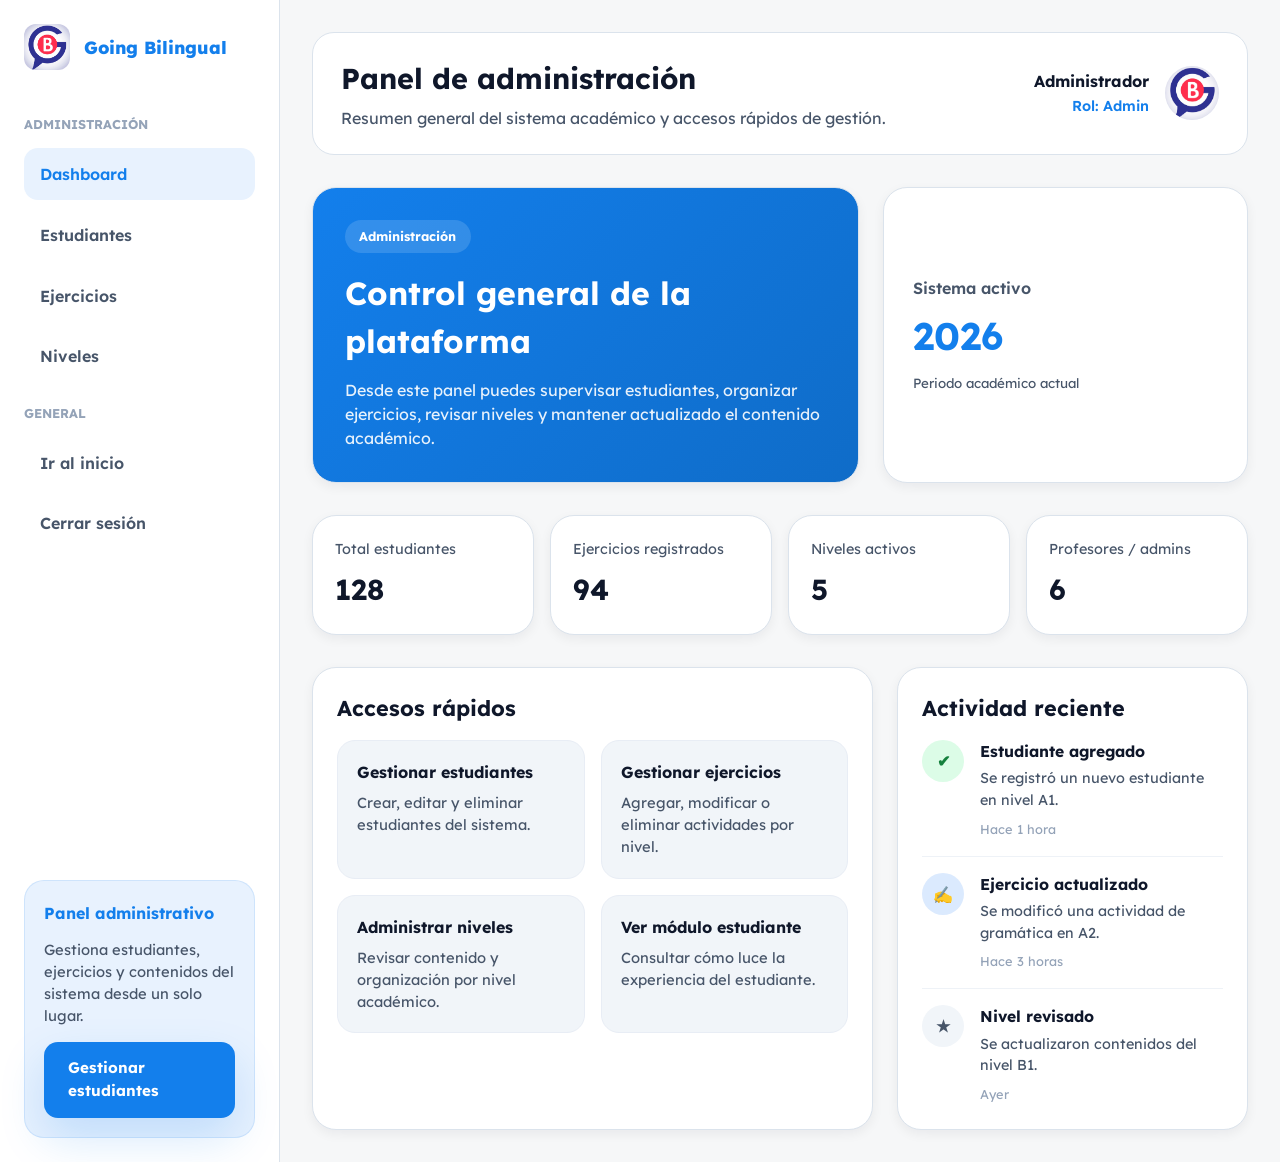
<file: frontend/admin-dashboard.html>
<!DOCTYPE html>
<html lang="es">
<head>
  <meta charset="UTF-8">
  <meta name="viewport" content="width=device-width, initial-scale=1.0">
  <title>Going Bilingual | Panel administrador</title>

  <link rel="preconnect" href="https://fonts.googleapis.com">
  <link rel="preconnect" href="https://fonts.gstatic.com" crossorigin>
  <link href="https://fonts.googleapis.com/css2?family=Lexend:wght@300;400;500;600;700;800&display=swap" rel="stylesheet">

  <link rel="stylesheet" href="css/styles.css">
  <link rel="stylesheet" href="css/dashboard.css">
  <link rel="stylesheet" href="css/admin.css">
  <link rel="stylesheet" href="css/admin-dashboard.css">
</head>
<body>

  <div class="dashboard-layout">

    <aside class="sidebar">
      <div class="sidebar-top">
        <a href="admin-dashboard.html" class="sidebar-logo">
          <img src="assets/img/hero-image.jpg" alt="Logo Going Bilingual" class="sidebar-logo-image">
          <span>Going Bilingual</span>
        </a>

        <nav class="sidebar-nav">
          <p class="sidebar-title">Administración</p>

          <a href="admin-dashboard.html" class="nav-link active">Dashboard</a>
          <a href="admin-students.html" class="nav-link">Estudiantes</a>
          <a href="admin-exercises.html" class="nav-link">Ejercicios</a>
          <a href="admin-levels.html" class="nav-link">Niveles</a>

          <p class="sidebar-title">General</p>

          <a href="index.html" class="nav-link">Ir al inicio</a>
          <a href="login.html" class="nav-link">Cerrar sesión</a>
        </nav>
      </div>

      <div class="sidebar-card">
        <h3>Panel administrativo</h3>
        <p>Gestiona estudiantes, ejercicios y contenidos del sistema desde un solo lugar.</p>
        <a href="admin-students.html" class="btn btn-primary">Gestionar estudiantes</a>
      </div>
    </aside>

    <main class="dashboard-main">

      <header class="dashboard-header">
        <div>
          <h1>Panel de administración</h1>
          <p>Resumen general del sistema académico y accesos rápidos de gestión.</p>
        </div>

        <div class="student-summary">
          <div class="student-info">
            <h2>Administrador</h2>
            <span>Rol: Admin</span>
          </div>

          <div class="student-avatar">
            <img src="assets/img/hero-image.jpg" alt="Avatar administrador">
          </div>
        </div>
      </header>

      <section class="admin-hero">
        <div class="admin-hero-content">
          <span class="admin-badge">Administración</span>
          <h2>Control general de la plataforma</h2>
          <p>
            Desde este panel puedes supervisar estudiantes, organizar ejercicios,
            revisar niveles y mantener actualizado el contenido académico.
          </p>
        </div>

        <div class="admin-hero-card">
          <p>Sistema activo</p>
          <strong>2026</strong>
          <small>Periodo académico actual</small>
        </div>
      </section>

      <section class="admin-stats">
        <article class="admin-stat-card">
          <p>Total estudiantes</p>
          <h3>128</h3>
        </article>

        <article class="admin-stat-card">
          <p>Ejercicios registrados</p>
          <h3>94</h3>
        </article>

        <article class="admin-stat-card">
          <p>Niveles activos</p>
          <h3>5</h3>
        </article>

        <article class="admin-stat-card">
          <p>Profesores / admins</p>
          <h3>6</h3>
        </article>
      </section>

      <section class="admin-main-grid">
        <div class="admin-actions-card">
          <div class="section-top">
            <h3>Accesos rápidos</h3>
          </div>

          <div class="quick-actions-grid">
            <a href="admin-students.html" class="quick-action-card">
              <h4>Gestionar estudiantes</h4>
              <p>Crear, editar y eliminar estudiantes del sistema.</p>
            </a>

            <a href="admin-exercises.html" class="quick-action-card">
              <h4>Gestionar ejercicios</h4>
              <p>Agregar, modificar o eliminar actividades por nivel.</p>
            </a>

            <a href="admin-levels.html" class="quick-action-card">
              <h4>Administrar niveles</h4>
              <p>Revisar contenido y organización por nivel académico.</p>
            </a>

            <a href="progress.html" class="quick-action-card">
              <h4>Ver módulo estudiante</h4>
              <p>Consultar cómo luce la experiencia del estudiante.</p>
            </a>
          </div>
        </div>

        <aside class="admin-activity-card">
          <div class="section-top">
            <h3>Actividad reciente</h3>
          </div>

          <div class="admin-activity-list">
            <article class="admin-activity-item">
              <div class="admin-activity-icon success">✔</div>
              <div>
                <h4>Estudiante agregado</h4>
                <p>Se registró un nuevo estudiante en nivel A1.</p>
                <span>Hace 1 hora</span>
              </div>
            </article>

            <article class="admin-activity-item">
              <div class="admin-activity-icon primary">✍</div>
              <div>
                <h4>Ejercicio actualizado</h4>
                <p>Se modificó una actividad de gramática en A2.</p>
                <span>Hace 3 horas</span>
              </div>
            </article>

            <article class="admin-activity-item">
              <div class="admin-activity-icon neutral">★</div>
              <div>
                <h4>Nivel revisado</h4>
                <p>Se actualizaron contenidos del nivel B1.</p>
                <span>Ayer</span>
              </div>
            </article>
          </div>
        </aside>
      </section>

    </main>
  </div>

  <script src="js/admin-dashboard.js"></script>
</body>
</html>
</file>
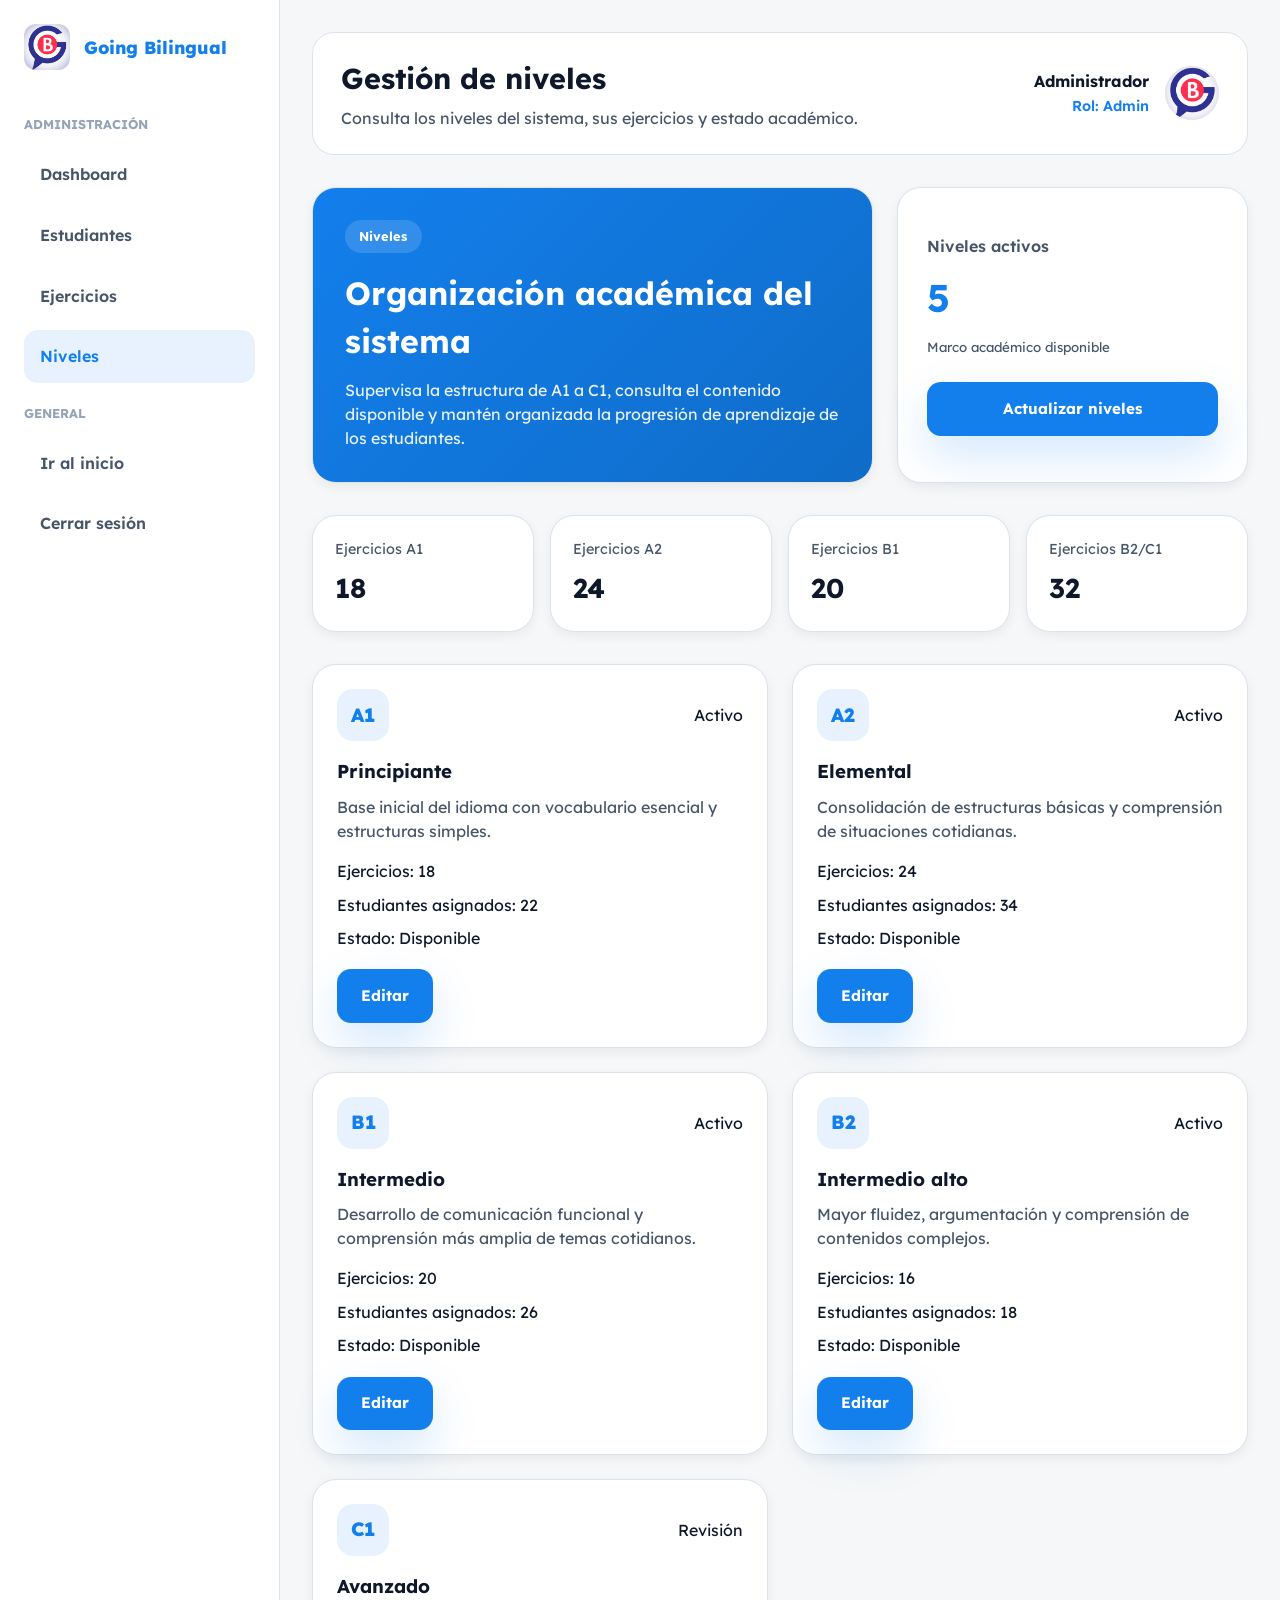
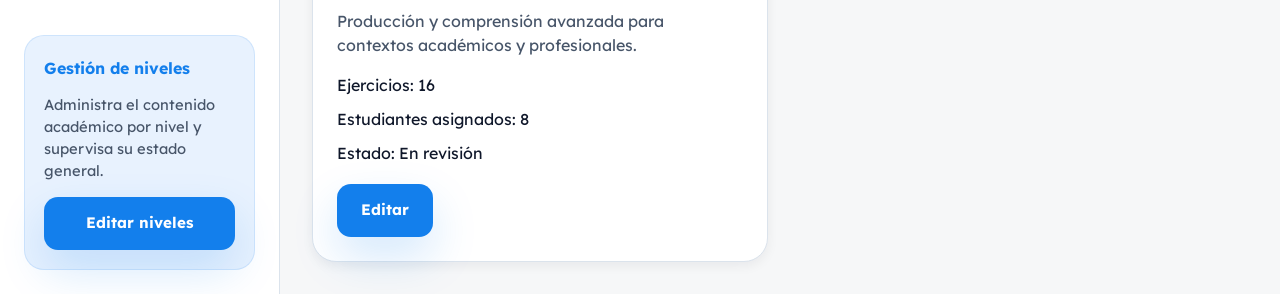
<file: frontend/admin-levels.html>
<!DOCTYPE html>
<html lang="es">
<head>
  <meta charset="UTF-8">
  <meta name="viewport" content="width=device-width, initial-scale=1.0">
  <title>Going Bilingual | Niveles admin</title>

  <link rel="preconnect" href="https://fonts.googleapis.com">
  <link rel="preconnect" href="https://fonts.gstatic.com" crossorigin>
  <link href="https://fonts.googleapis.com/css2?family=Lexend:wght@300;400;500;600;700;800&display=swap" rel="stylesheet">

  <link rel="stylesheet" href="css/styles.css">
  <link rel="stylesheet" href="css/dashboard.css">
  <link rel="stylesheet" href="css/admin.css">
  <link rel="stylesheet" href="css/admin-levels.css">
</head>
<body>

  <div class="dashboard-layout">

    <aside class="sidebar">
      <div class="sidebar-top">
        <a href="admin-dashboard.html" class="sidebar-logo">
          <img src="assets/img/hero-image.jpg" alt="Logo Going Bilingual" class="sidebar-logo-image">
          <span>Going Bilingual</span>
        </a>

        <nav class="sidebar-nav">
          <p class="sidebar-title">Administración</p>

          <a href="admin-dashboard.html" class="nav-link">Dashboard</a>
          <a href="admin-students.html" class="nav-link">Estudiantes</a>
          <a href="admin-exercises.html" class="nav-link">Ejercicios</a>
          <a href="admin-levels.html" class="nav-link active">Niveles</a>

          <p class="sidebar-title">General</p>

          <a href="index.html" class="nav-link">Ir al inicio</a>
          <a href="login.html" class="nav-link">Cerrar sesión</a>
        </nav>
      </div>

      <div class="sidebar-card">
        <h3>Gestión de niveles</h3>
        <p>Administra el contenido académico por nivel y supervisa su estado general.</p>
        <a href="#" class="btn btn-primary">Editar niveles</a>
      </div>
    </aside>

    <main class="dashboard-main">

      <header class="dashboard-header">
        <div>
          <h1>Gestión de niveles</h1>
          <p>Consulta los niveles del sistema, sus ejercicios y estado académico.</p>
        </div>

        <div class="student-summary">
          <div class="student-info">
            <h2>Administrador</h2>
            <span>Rol: Admin</span>
          </div>

          <div class="student-avatar">
            <img src="assets/img/hero-image.jpg" alt="Avatar administrador">
          </div>
        </div>
      </header>

      <section class="admin-levels-top">
        <article class="admin-levels-hero">
          <span class="admin-badge">Niveles</span>
          <h2>Organización académica del sistema</h2>
          <p>
            Supervisa la estructura de A1 a C1, consulta el contenido disponible
            y mantén organizada la progresión de aprendizaje de los estudiantes.
          </p>
        </article>

        <article class="admin-levels-card">
          <p>Niveles activos</p>
          <strong>5</strong>
          <small>Marco académico disponible</small>
          <a href="#" class="btn btn-primary full-width">Actualizar niveles</a>
        </article>
      </section>

      <section class="admin-levels-stats">
        <article class="admin-levels-stat-card">
          <p>Ejercicios A1</p>
          <h3>18</h3>
        </article>

        <article class="admin-levels-stat-card">
          <p>Ejercicios A2</p>
          <h3>24</h3>
        </article>

        <article class="admin-levels-stat-card">
          <p>Ejercicios B1</p>
          <h3>20</h3>
        </article>

        <article class="admin-levels-stat-card">
          <p>Ejercicios B2/C1</p>
          <h3>32</h3>
        </article>
      </section>

      <section class="levels-admin-grid">

        <article class="level-admin-card">
          <div class="level-admin-top">
            <div class="level-admin-badge">A1</div>
            <span class="status-badge active">Activo</span>
          </div>
          <h3>Principiante</h3>
          <p>Base inicial del idioma con vocabulario esencial y estructuras simples.</p>
          <ul class="level-admin-list">
            <li>Ejercicios: 18</li>
            <li>Estudiantes asignados: 22</li>
            <li>Estado: Disponible</li>
          </ul>
          <button class="btn btn-primary">Editar</button>
        </article>

        <article class="level-admin-card">
          <div class="level-admin-top">
            <div class="level-admin-badge">A2</div>
            <span class="status-badge active">Activo</span>
          </div>
          <h3>Elemental</h3>
          <p>Consolidación de estructuras básicas y comprensión de situaciones cotidianas.</p>
          <ul class="level-admin-list">
            <li>Ejercicios: 24</li>
            <li>Estudiantes asignados: 34</li>
            <li>Estado: Disponible</li>
          </ul>
          <button class="btn btn-primary">Editar</button>
        </article>

        <article class="level-admin-card">
          <div class="level-admin-top">
            <div class="level-admin-badge">B1</div>
            <span class="status-badge active">Activo</span>
          </div>
          <h3>Intermedio</h3>
          <p>Desarrollo de comunicación funcional y comprensión más amplia de temas cotidianos.</p>
          <ul class="level-admin-list">
            <li>Ejercicios: 20</li>
            <li>Estudiantes asignados: 26</li>
            <li>Estado: Disponible</li>
          </ul>
          <button class="btn btn-primary">Editar</button>
        </article>

        <article class="level-admin-card">
          <div class="level-admin-top">
            <div class="level-admin-badge">B2</div>
            <span class="status-badge active">Activo</span>
          </div>
          <h3>Intermedio alto</h3>
          <p>Mayor fluidez, argumentación y comprensión de contenidos complejos.</p>
          <ul class="level-admin-list">
            <li>Ejercicios: 16</li>
            <li>Estudiantes asignados: 18</li>
            <li>Estado: Disponible</li>
          </ul>
          <button class="btn btn-primary">Editar</button>
        </article>

        <article class="level-admin-card">
          <div class="level-admin-top">
            <div class="level-admin-badge">C1</div>
            <span class="status-badge blocked">Revisión</span>
          </div>
          <h3>Avanzado</h3>
          <p>Producción y comprensión avanzada para contextos académicos y profesionales.</p>
          <ul class="level-admin-list">
            <li>Ejercicios: 16</li>
            <li>Estudiantes asignados: 8</li>
            <li>Estado: En revisión</li>
          </ul>
          <button class="btn btn-primary">Editar</button>
        </article>

      </section>

    </main>
  </div>

  <script src="js/admin-levels.js"></script>
</body>
</html>
</file>
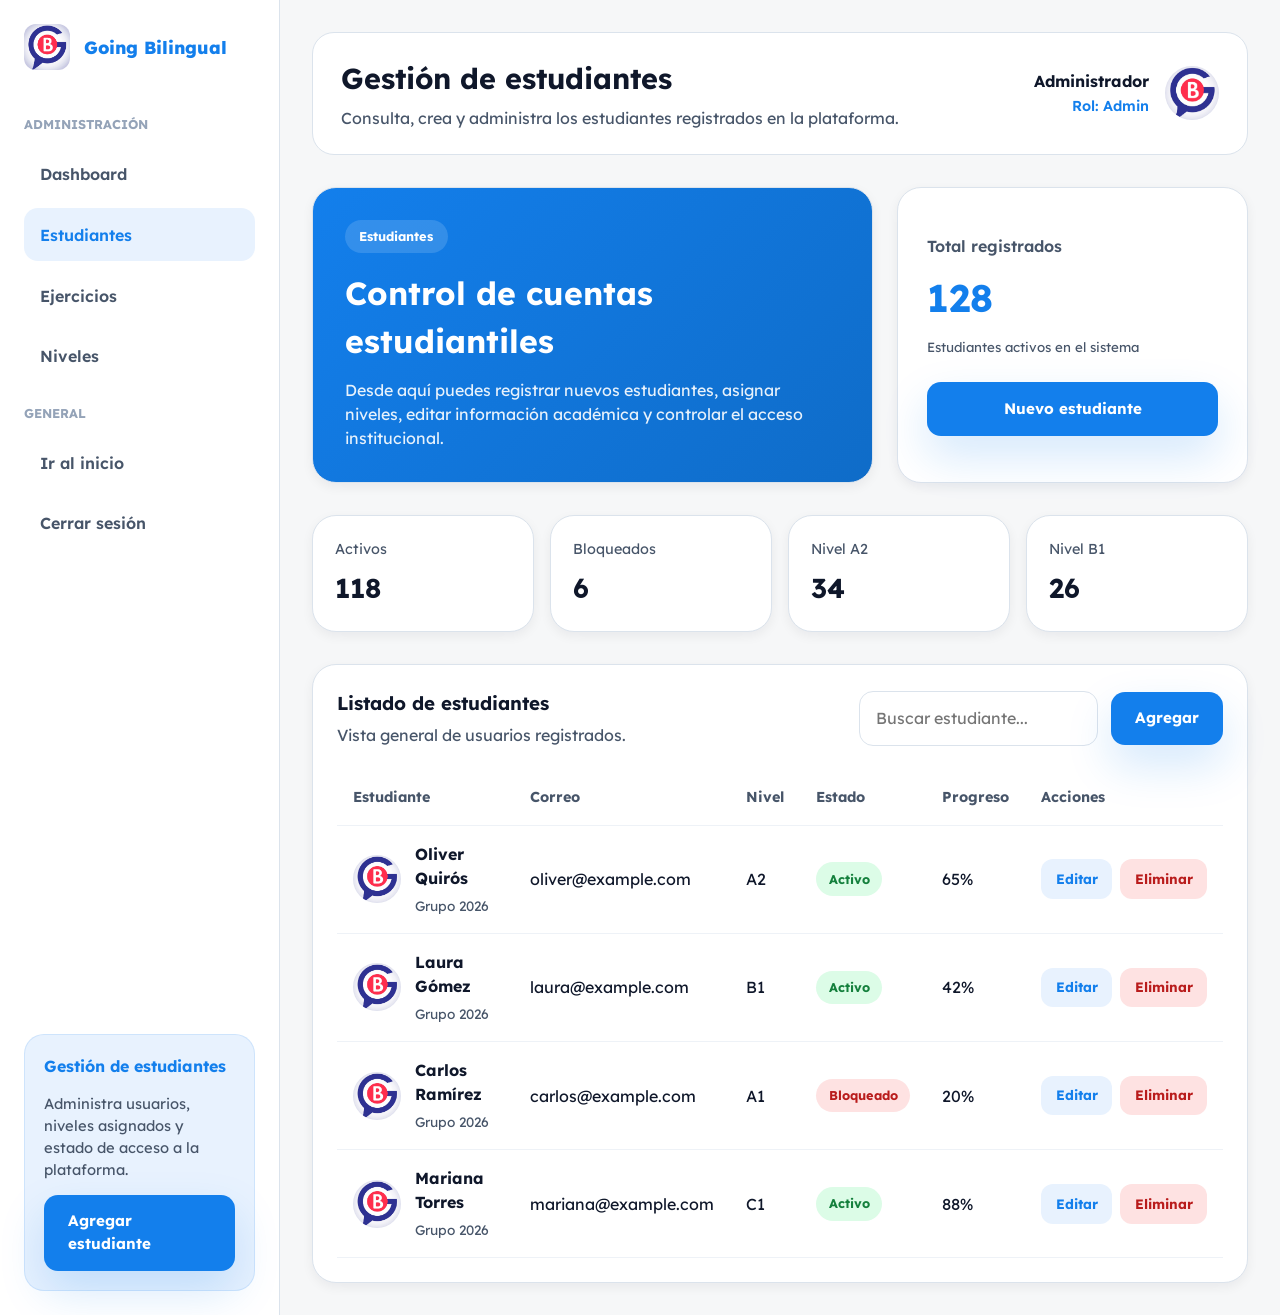
<file: frontend/admin-students.html>
<!DOCTYPE html>
<html lang="es">
<head>
  <meta charset="UTF-8">
  <meta name="viewport" content="width=device-width, initial-scale=1.0">
  <title>Going Bilingual | Estudiantes</title>

  <link rel="preconnect" href="https://fonts.googleapis.com">
  <link rel="preconnect" href="https://fonts.gstatic.com" crossorigin>
  <link href="https://fonts.googleapis.com/css2?family=Lexend:wght@300;400;500;600;700;800&display=swap" rel="stylesheet">

  <link rel="stylesheet" href="css/styles.css">
  <link rel="stylesheet" href="css/dashboard.css">
  <link rel="stylesheet" href="css/admin.css">
  <link rel="stylesheet" href="css/admin-students.css">
</head>
<body>

  <div class="dashboard-layout">

    <aside class="sidebar">
      <div class="sidebar-top">
        <a href="admin-dashboard.html" class="sidebar-logo">
          <img src="assets/img/hero-image.jpg" alt="Logo Going Bilingual" class="sidebar-logo-image">
          <span>Going Bilingual</span>
        </a>

        <nav class="sidebar-nav">
          <p class="sidebar-title">Administración</p>

          <a href="admin-dashboard.html" class="nav-link">Dashboard</a>
          <a href="admin-students.html" class="nav-link active">Estudiantes</a>
          <a href="admin-exercises.html" class="nav-link">Ejercicios</a>
          <a href="admin-levels.html" class="nav-link">Niveles</a>

          <p class="sidebar-title">General</p>

          <a href="index.html" class="nav-link">Ir al inicio</a>
          <a href="login.html" class="nav-link">Cerrar sesión</a>
        </nav>
      </div>

      <div class="sidebar-card">
        <h3>Gestión de estudiantes</h3>
        <p>Administra usuarios, niveles asignados y estado de acceso a la plataforma.</p>
        <a href="#" class="btn btn-primary">Agregar estudiante</a>
      </div>
    </aside>

    <main class="dashboard-main">

      <header class="dashboard-header">
        <div>
          <h1>Gestión de estudiantes</h1>
          <p>Consulta, crea y administra los estudiantes registrados en la plataforma.</p>
        </div>

        <div class="student-summary">
          <div class="student-info">
            <h2>Administrador</h2>
            <span>Rol: Admin</span>
          </div>

          <div class="student-avatar">
            <img src="assets/img/hero-image.jpg" alt="Avatar administrador">
          </div>
        </div>
      </header>

      <section class="students-top">
        <article class="students-hero">
          <span class="admin-badge">Estudiantes</span>
          <h2>Control de cuentas estudiantiles</h2>
          <p>
            Desde aquí puedes registrar nuevos estudiantes, asignar niveles,
            editar información académica y controlar el acceso institucional.
          </p>
        </article>

        <article class="students-action-card">
          <p>Total registrados</p>
          <strong>128</strong>
          <small>Estudiantes activos en el sistema</small>
          <a href="#" class="btn btn-primary full-width">Nuevo estudiante</a>
        </article>
      </section>

      <section class="students-stats">
        <article class="students-stat-card">
          <p>Activos</p>
          <h3>118</h3>
        </article>

        <article class="students-stat-card">
          <p>Bloqueados</p>
          <h3>6</h3>
        </article>

        <article class="students-stat-card">
          <p>Nivel A2</p>
          <h3>34</h3>
        </article>

        <article class="students-stat-card">
          <p>Nivel B1</p>
          <h3>26</h3>
        </article>
      </section>

      <section class="students-table-card">
        <div class="students-table-top">
          <div>
            <h3>Listado de estudiantes</h3>
            <p>Vista general de usuarios registrados.</p>
          </div>

          <div class="students-actions">
            <input type="text" placeholder="Buscar estudiante...">
            <button class="btn btn-primary">Agregar</button>
          </div>
        </div>

        <div class="table-wrapper">
          <table class="students-table">
            <thead>
              <tr>
                <th>Estudiante</th>
                <th>Correo</th>
                <th>Nivel</th>
                <th>Estado</th>
                <th>Progreso</th>
                <th>Acciones</th>
              </tr>
            </thead>

            <tbody>
              <tr>
                <td>
                  <div class="student-cell">
                    <img src="assets/img/hero-image.jpg" alt="Estudiante">
                    <div>
                      <strong>Oliver Quirós</strong>
                      <span>Grupo 2026</span>
                    </div>
                  </div>
                </td>
                <td>oliver@example.com</td>
                <td>A2</td>
                <td><span class="status-badge active">Activo</span></td>
                <td>65%</td>
                <td>
                  <div class="table-buttons">
                    <button class="table-btn edit">Editar</button>
                    <button class="table-btn delete">Eliminar</button>
                  </div>
                </td>
              </tr>

              <tr>
                <td>
                  <div class="student-cell">
                    <img src="assets/img/hero-image.jpg" alt="Estudiante">
                    <div>
                      <strong>Laura Gómez</strong>
                      <span>Grupo 2026</span>
                    </div>
                  </div>
                </td>
                <td>laura@example.com</td>
                <td>B1</td>
                <td><span class="status-badge active">Activo</span></td>
                <td>42%</td>
                <td>
                  <div class="table-buttons">
                    <button class="table-btn edit">Editar</button>
                    <button class="table-btn delete">Eliminar</button>
                  </div>
                </td>
              </tr>

              <tr>
                <td>
                  <div class="student-cell">
                    <img src="assets/img/hero-image.jpg" alt="Estudiante">
                    <div>
                      <strong>Carlos Ramírez</strong>
                      <span>Grupo 2026</span>
                    </div>
                  </div>
                </td>
                <td>carlos@example.com</td>
                <td>A1</td>
                <td><span class="status-badge blocked">Bloqueado</span></td>
                <td>20%</td>
                <td>
                  <div class="table-buttons">
                    <button class="table-btn edit">Editar</button>
                    <button class="table-btn delete">Eliminar</button>
                  </div>
                </td>
              </tr>

              <tr>
                <td>
                  <div class="student-cell">
                    <img src="assets/img/hero-image.jpg" alt="Estudiante">
                    <div>
                      <strong>Mariana Torres</strong>
                      <span>Grupo 2026</span>
                    </div>
                  </div>
                </td>
                <td>mariana@example.com</td>
                <td>C1</td>
                <td><span class="status-badge active">Activo</span></td>
                <td>88%</td>
                <td>
                  <div class="table-buttons">
                    <button class="table-btn edit">Editar</button>
                    <button class="table-btn delete">Eliminar</button>
                  </div>
                </td>
              </tr>
            </tbody>
          </table>
        </div>
      </section>

    </main>
  </div>

  <script src="js/admin-students.js"></script>
</body>
</html>
</file>
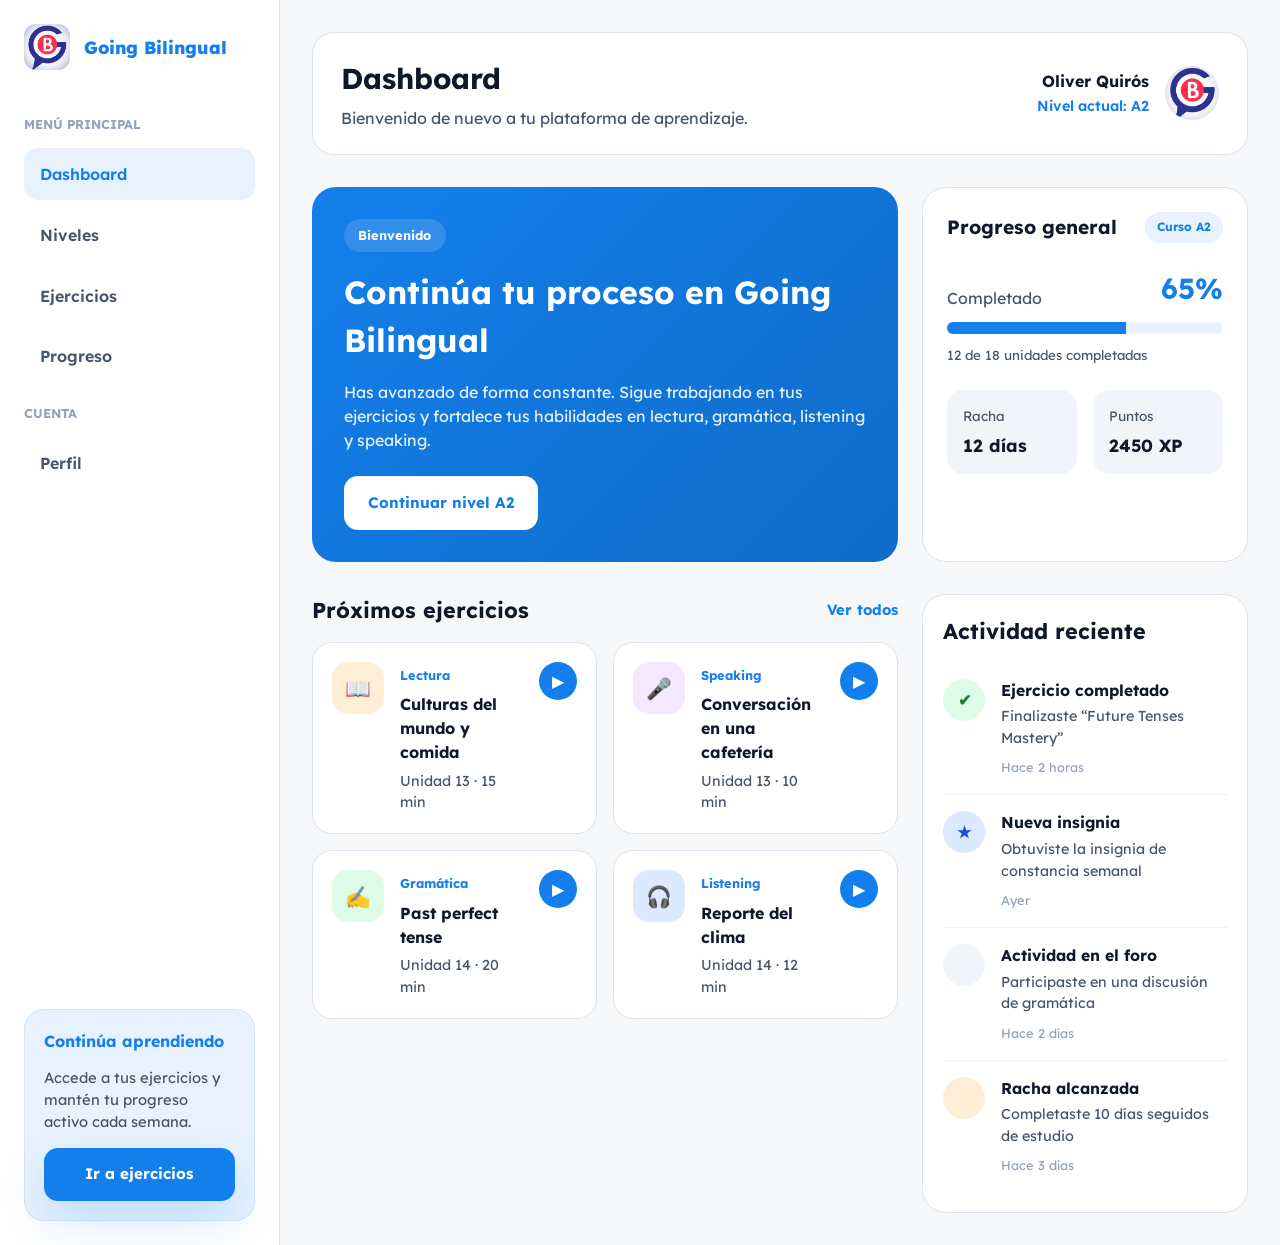
<file: frontend/dashboard.html>
<!DOCTYPE html>
<html lang="es">
<head>
  <meta charset="UTF-8">
  <meta name="viewport" content="width=device-width, initial-scale=1.0">
  <title>Going Bilingual | Dashboard</title>

  <link rel="preconnect" href="https://fonts.googleapis.com">
  <link rel="preconnect" href="https://fonts.gstatic.com" crossorigin>
  <link href="https://fonts.googleapis.com/css2?family=Lexend:wght@300;400;500;600;700;800&display=swap" rel="stylesheet">

  <link rel="stylesheet" href="css/styles.css">
  <link rel="stylesheet" href="css/dashboard.css">
</head>
<body>
  <div class="dashboard-layout">

    <aside class="sidebar">
      <div class="sidebar-top">
        <a href="index.html" class="sidebar-logo">
          <img src="assets/img/hero-image.jpg" alt="Logo Going Bilingual" class="sidebar-logo-image">
          <span>Going Bilingual</span>
        </a>

        <nav class="sidebar-nav">
          <p class="sidebar-title">Menú principal</p>

          <a href="dashboard.html" class="nav-link active">Dashboard</a>
          <a href="levels.html" class="nav-link">Niveles</a>
          <a href="exercises.html" class="nav-link">Ejercicios</a>
          <a href="progress.html" class="nav-link">Progreso</a>

          <p class="sidebar-title">Cuenta</p>

          <a href="profile.html" class="nav-link">Perfil</a>
        </nav>
      </div>

      <div class="sidebar-card">
        <h3>Continúa aprendiendo</h3>
        <p>Accede a tus ejercicios y mantén tu progreso activo cada semana.</p>
        <a href="exercises.html" class="btn btn-primary">Ir a ejercicios</a>
      </div>
    </aside>

    <main class="dashboard-main">
      <header class="dashboard-header">
        <div>
          <h1>Dashboard</h1>
          <p>Bienvenido de nuevo a tu plataforma de aprendizaje.</p>
        </div>

        <div class="student-summary">
          <div class="student-info">
            <h2>Oliver Quirós</h2>
            <span>Nivel actual: A2</span>
          </div>

          <div class="student-avatar">
            <img src="assets/img/hero-image.jpg" alt="Avatar del estudiante">
          </div>
        </div>
      </header>

      <section class="welcome-grid">
        <article class="welcome-card">
          <div class="welcome-content">
            <span class="welcome-badge">Bienvenido</span>
            <h2>Continúa tu proceso en Going Bilingual</h2>
            <p>
              Has avanzado de forma constante. Sigue trabajando en tus ejercicios
              y fortalece tus habilidades en lectura, gramática, listening y speaking.
            </p>
            <a href="levels.html" class="btn btn-light">Continuar nivel A2</a>
          </div>
        </article>

        <article class="progress-card">
          <div class="card-top">
            <h3>Progreso general</h3>
            <span class="course-badge">Curso A2</span>
          </div>

          <div class="progress-block">
            <div class="progress-header">
              <p>Completado</p>
              <strong>65%</strong>
            </div>

            <div class="progress-bar">
              <div class="progress-fill"></div>
            </div>

            <small>12 de 18 unidades completadas</small>
          </div>

          <div class="stats-grid">
            <div class="stat-box">
              <p>Racha</p>
              <h4>12 días</h4>
            </div>

            <div class="stat-box">
              <p>Puntos</p>
              <h4>2450 XP</h4>
            </div>
          </div>
        </article>
      </section>

      <section class="content-grid">
        <div class="upcoming-section">
          <div class="section-top">
            <h3>Próximos ejercicios</h3>
            <a href="exercises.html">Ver todos</a>
          </div>

          <div class="exercise-grid">
            <article class="exercise-card">
              <div class="exercise-icon reading">📖</div>
              <div class="exercise-info">
                <span>Lectura</span>
                <h4>Culturas del mundo y comida</h4>
                <p>Unidad 13 · 15 min</p>
              </div>
              <button class="play-button">▶</button>
            </article>

            <article class="exercise-card">
              <div class="exercise-icon speaking">🎤</div>
              <div class="exercise-info">
                <span>Speaking</span>
                <h4>Conversación en una cafetería</h4>
                <p>Unidad 13 · 10 min</p>
              </div>
              <button class="play-button">▶</button>
            </article>

            <article class="exercise-card">
              <div class="exercise-icon grammar">✍</div>
              <div class="exercise-info">
                <span>Gramática</span>
                <h4>Past perfect tense</h4>
                <p>Unidad 14 · 20 min</p>
              </div>
              <button class="play-button">▶</button>
            </article>

            <article class="exercise-card">
              <div class="exercise-icon listening">🎧</div>
              <div class="exercise-info">
                <span>Listening</span>
                <h4>Reporte del clima</h4>
                <p>Unidad 14 · 12 min</p>
              </div>
              <button class="play-button">▶</button>
            </article>
          </div>
        </div>

        <aside class="activity-section">
          <div class="section-top">
            <h3>Actividad reciente</h3>
          </div>

          <div class="activity-list">
            <article class="activity-item">
              <div class="activity-icon success">✔</div>
              <div class="activity-text">
                <h4>Ejercicio completado</h4>
                <p>Finalizaste “Future Tenses Mastery”</p>
                <span>Hace 2 horas</span>
              </div>
            </article>

            <article class="activity-item">
              <div class="activity-icon badge">★</div>
              <div class="activity-text">
                <h4>Nueva insignia</h4>
                <p>Obtuviste la insignia de constancia semanal</p>
                <span>Ayer</span>
              </div>
            </article>

            <article class="activity-item">
              <div class="activity-icon forum"></div>
              <div class="activity-text">
                <h4>Actividad en el foro</h4>
                <p>Participaste en una discusión de gramática</p>
                <span>Hace 2 días</span>
              </div>
            </article>

            <article class="activity-item">
              <div class="activity-icon streak"></div>
              <div class="activity-text">
                <h4>Racha alcanzada</h4>
                <p>Completaste 10 días seguidos de estudio</p>
                <span>Hace 3 días</span>
              </div>
            </article>
          </div>
        </aside>
      </section>
    </main>

  </div>

  <script src="js/dashboard.js"></script>
</body>
</html>
</file>
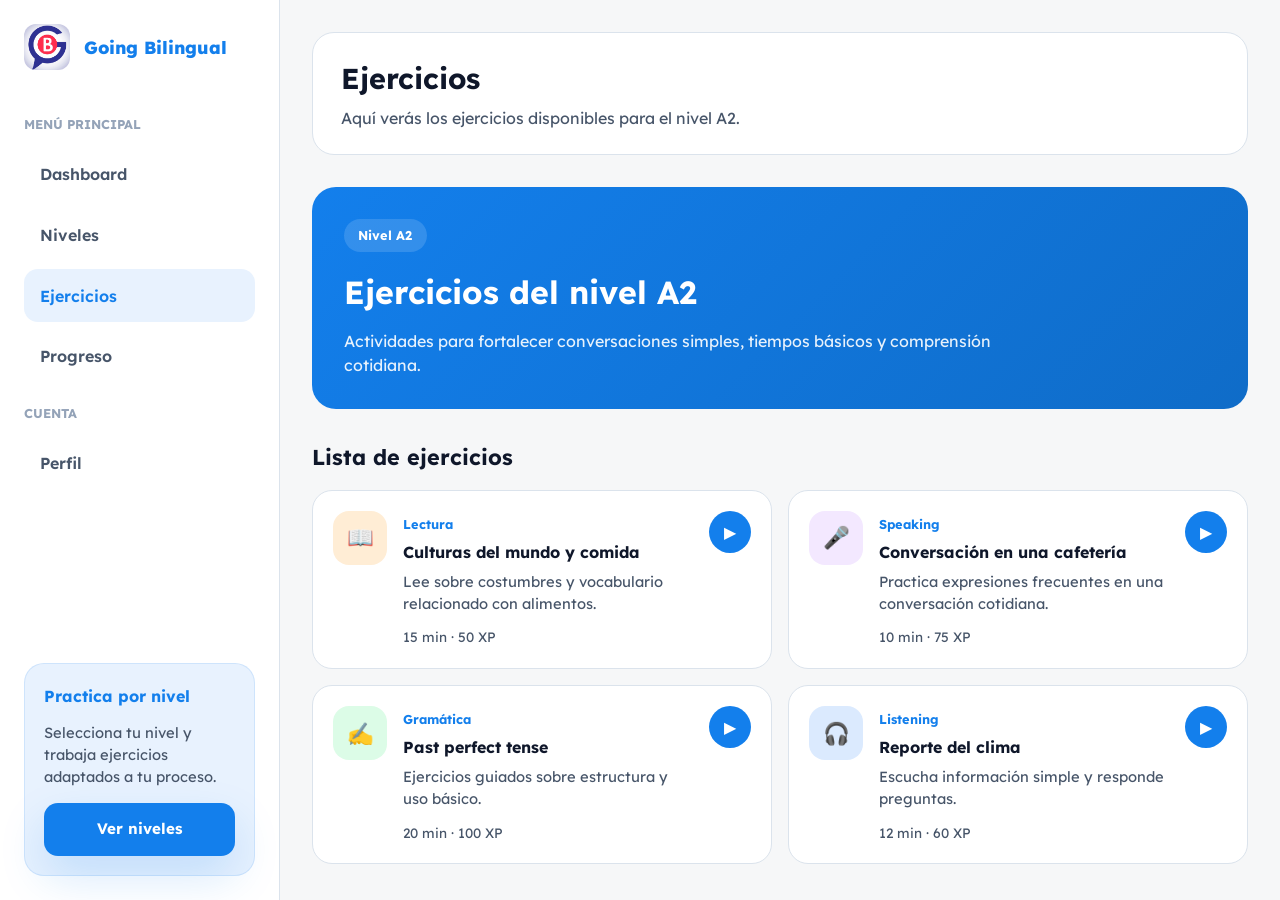
<file: frontend/exercises.html>
<!DOCTYPE html>
<html lang="es">
<head>
  <meta charset="UTF-8">
  <meta name="viewport" content="width=device-width, initial-scale=1.0">
  <title>Going Bilingual | Ejercicios</title>

  <link rel="preconnect" href="https://fonts.googleapis.com">
  <link rel="preconnect" href="https://fonts.gstatic.com" crossorigin>
  <link href="https://fonts.googleapis.com/css2?family=Lexend:wght@300;400;500;600;700;800&display=swap" rel="stylesheet">

  <link rel="stylesheet" href="css/styles.css">
  <link rel="stylesheet" href="css/dashboard.css">
  <link rel="stylesheet" href="css/exercises.css">
</head>
<body>

  <div class="dashboard-layout">

    <aside class="sidebar">
      <div class="sidebar-top">
        <a href="dashboard.html" class="sidebar-logo">
          <img src="assets/img/hero-image.jpg" alt="Logo Going Bilingual" class="sidebar-logo-image">
          <span>Going Bilingual</span>
        </a>

        <nav class="sidebar-nav">
          <p class="sidebar-title">Menú principal</p>

          <a href="dashboard.html" class="nav-link">Dashboard</a>
          <a href="levels.html" class="nav-link">Niveles</a>
          <a href="exercises.html?level=A2" class="nav-link active">Ejercicios</a>
          <a href="progress.html" class="nav-link">Progreso</a>

          <p class="sidebar-title">Cuenta</p>

          <a href="profile.html" class="nav-link">Perfil</a>
        </nav>
      </div>

      <div class="sidebar-card">
        <h3>Practica por nivel</h3>
        <p>Selecciona tu nivel y trabaja ejercicios adaptados a tu proceso.</p>
        <a href="levels.html" class="btn btn-primary">Ver niveles</a>
      </div>
    </aside>

    <main class="dashboard-main">

      <header class="dashboard-header">
        <div>
          <h1>Ejercicios</h1>
          <p id="exercise-subtitle">Aquí verás tus ejercicios disponibles.</p>
        </div>
      </header>

      <section class="exercise-hero">
        <div class="exercise-hero-content">
          <span class="exercise-badge" id="current-level-badge">Nivel A2</span>
          <h2 id="current-level-title">Ejercicios del nivel A2</h2>
          <p id="current-level-description">
            Practica actividades adaptadas a tu nivel actual.
          </p>
        </div>
      </section>

      <section class="exercise-list-section">
        <div class="section-top">
          <h3>Lista de ejercicios</h3>
        </div>

        <div class="exercise-grid" id="exercise-grid">
          <!-- JS injecta aquí -->
        </div>
      </section>

    </main>

  </div>

  <script src="js/exercises.js"></script>
</body>
</html>
</file>
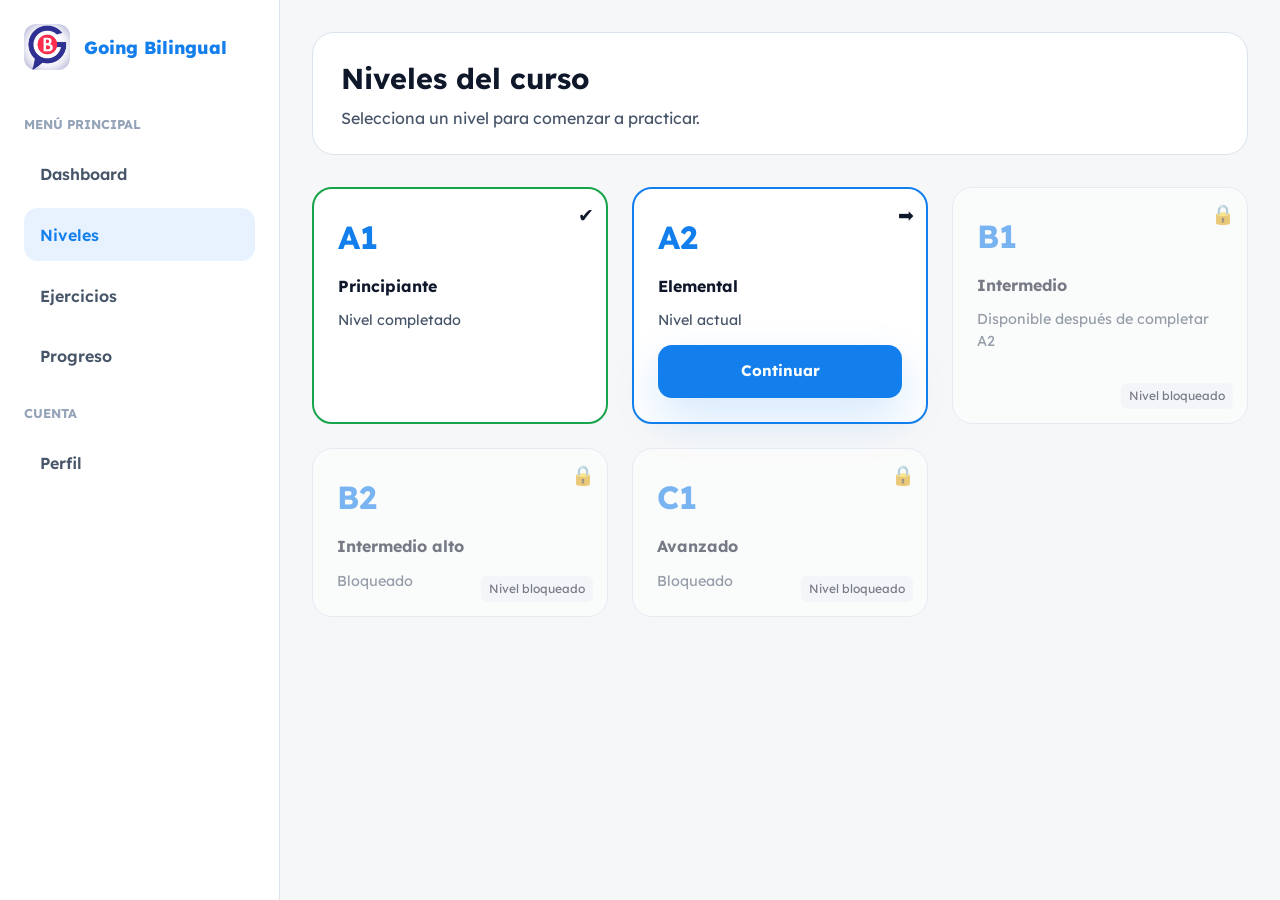
<file: frontend/levels.html>
<!DOCTYPE html>
<html lang="es">
<head>
  <meta charset="UTF-8">
  <meta name="viewport" content="width=device-width, initial-scale=1.0">
  <title>Going Bilingual | Levels</title>

  <link rel="preconnect" href="https://fonts.googleapis.com">
  <link rel="preconnect" href="https://fonts.gstatic.com" crossorigin>
  <link href="https://fonts.googleapis.com/css2?family=Lexend:wght@300;400;500;600;700;800&display=swap" rel="stylesheet">

  <link rel="stylesheet" href="css/styles.css">
  <link rel="stylesheet" href="css/dashboard.css">
  <link rel="stylesheet" href="css/levels.css">
</head>

<body>

<div class="dashboard-layout">

  <!-- SIDEBAR -->
  <aside class="sidebar">

    <div class="sidebar-top">

      <a href="dashboard.html" class="sidebar-logo">
        <img src="assets/img/hero-image.jpg" class="sidebar-logo-image">
        <span>Going Bilingual</span>
      </a>

      <nav class="sidebar-nav">

        <p class="sidebar-title">Menú principal</p>

        <a href="dashboard.html" class="nav-link">Dashboard</a>
        <a href="levels.html" class="nav-link active">Niveles</a>
        <a href="exercises.html" class="nav-link">Ejercicios</a>
        <a href="progress.html" class="nav-link">Progreso</a>

        <p class="sidebar-title">Cuenta</p>

        <a href="profile.html" class="nav-link">Perfil</a>

      </nav>

    </div>

  </aside>

  <!-- MAIN CONTENT -->
  <main class="dashboard-main">

    <header class="dashboard-header">

      <div>
        <h1>Niveles del curso</h1>
        <p>Selecciona un nivel para comenzar a practicar.</p>
      </div>

    </header>

    <section class="levels-grid">

  <!-- A1 COMPLETADO -->
  <article class="level-card completed">
    <div class="level-status">✔</div>
    <h2>A1</h2>
    <p>Principiante</p>
    <span>Nivel completado</span>
  </article>

  <!-- A2 ACTIVO -->
  <article class="level-card active">
    <div class="level-status">➡</div>
    <h2>A2</h2>
    <p>Elemental</p>
    <span>Nivel actual</span>
    <a href="exercises.html?level=A2" class="btn btn-primary">Continuar</a>
  </article>

  <!-- B1 BLOQUEADO -->
  <article class="level-card locked">
    <div class="level-status">🔒</div>
    <h2>B1</h2>
    <p>Intermedio</p>
    <span>Disponible después de completar A2</span>
  </article>

  <!-- B2 BLOQUEADO -->
  <article class="level-card locked">
    <div class="level-status">🔒</div>
    <h2>B2</h2>
    <p>Intermedio alto</p>
    <span>Bloqueado</span>
  </article>

  <!-- C1 BLOQUEADO -->
  <article class="level-card locked">
    <div class="level-status">🔒</div>
    <h2>C1</h2>
    <p>Avanzado</p>
    <span>Bloqueado</span>
  </article>

</section>

  </main>

</div>

</body>
</html>
</file>
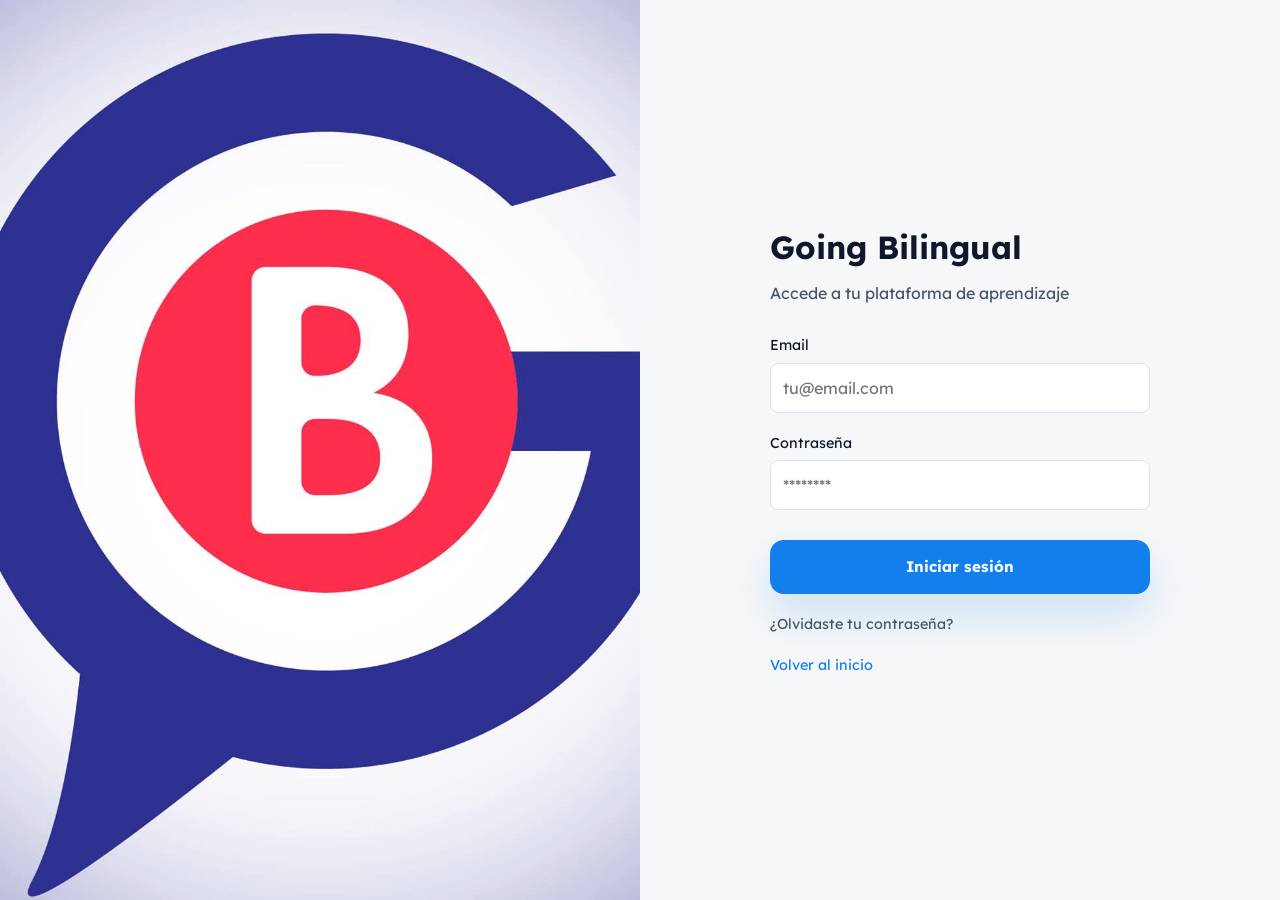
<file: frontend/login.html>
<!DOCTYPE html>
<html lang="es">
<head>
  <meta charset="UTF-8">
  <meta name="viewport" content="width=device-width, initial-scale=1.0">
  <title>Going Bilingual | Login</title>

  <link rel="preconnect" href="https://fonts.googleapis.com">
  <link rel="preconnect" href="https://fonts.gstatic.com" crossorigin>
  <link href="https://fonts.googleapis.com/css2?family=Lexend:wght@300;400;500;600;700;800&display=swap" rel="stylesheet">

  <link rel="stylesheet" href="css/styles.css">
  <link rel="stylesheet" href="css/login.css">
</head>

<body>

<div class="login-layout">

  <div class="login-image">
    <img src="assets/img/hero-image.jpg" alt="Students learning languages">
  </div>

  <div class="login-form-container">

    <div class="login-form-box">

      <h1>Going Bilingual</h1>
      <p class="login-subtitle">Accede a tu plataforma de aprendizaje</p>

      <form class="login-form">

        <div class="form-group">
          <label>Email</label>
          <input type="email" placeholder="tu@email.com" required>
        </div>

        <div class="form-group">
          <label>Contraseña</label>
          <input type="password" placeholder="********" required>
        </div>

        <button class="btn btn-primary login-btn">
          Iniciar sesión
        </button>

      </form>

      <p class="login-footer">
        ¿Olvidaste tu contraseña?
      </p>

      <a href="index.html" class="login-back">
        Volver al inicio
      </a>

    </div>

  </div>

</div>

</body>
</html>
</file>
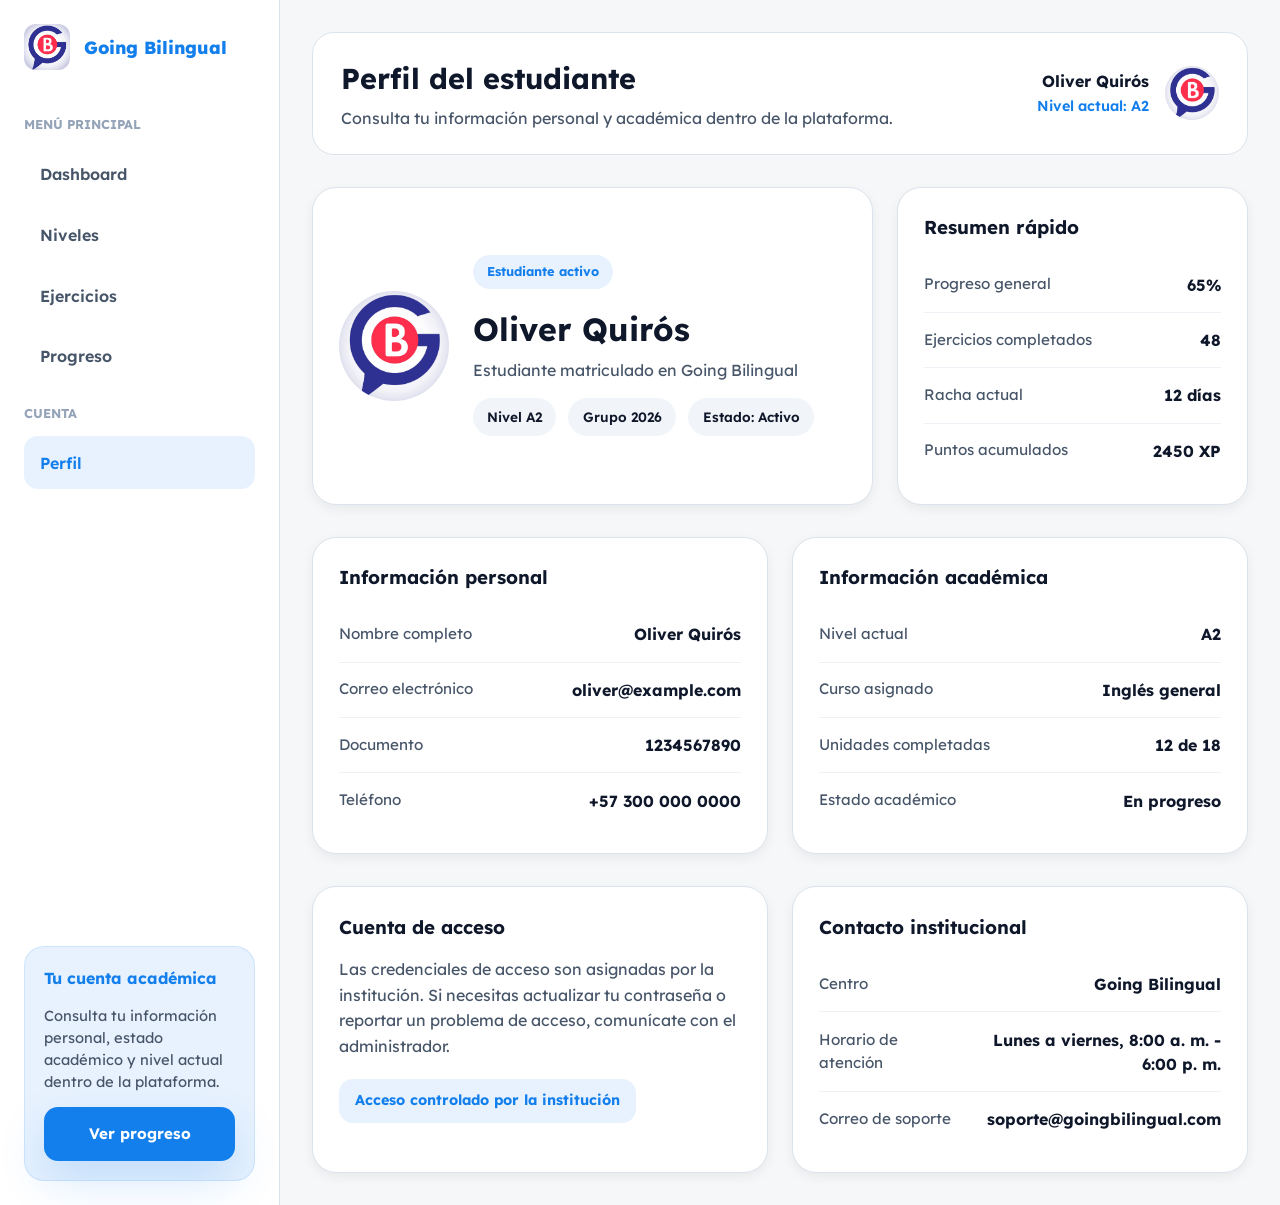
<file: frontend/profile.html>
<!DOCTYPE html>
<html lang="es">
<head>
  <meta charset="UTF-8">
  <meta name="viewport" content="width=device-width, initial-scale=1.0">
  <title>Going Bilingual | Perfil</title>

  <link rel="preconnect" href="https://fonts.googleapis.com">
  <link rel="preconnect" href="https://fonts.gstatic.com" crossorigin>
  <link href="https://fonts.googleapis.com/css2?family=Lexend:wght@300;400;500;600;700;800&display=swap" rel="stylesheet">

  <link rel="stylesheet" href="css/styles.css">
  <link rel="stylesheet" href="css/dashboard.css">
  <link rel="stylesheet" href="css/profile.css">
</head>
<body>

  <div class="dashboard-layout">

    <aside class="sidebar">
      <div class="sidebar-top">
        <a href="dashboard.html" class="sidebar-logo">
          <img src="assets/img/hero-image.jpg" alt="Logo Going Bilingual" class="sidebar-logo-image">
          <span>Going Bilingual</span>
        </a>

        <nav class="sidebar-nav">
          <p class="sidebar-title">Menú principal</p>

          <a href="dashboard.html" class="nav-link">Dashboard</a>
          <a href="levels.html" class="nav-link">Niveles</a>
          <a href="exercises.html?level=A2" class="nav-link">Ejercicios</a>
          <a href="progress.html" class="nav-link">Progreso</a>

          <p class="sidebar-title">Cuenta</p>
          <a href="profile.html" class="nav-link active">Perfil</a>
        </nav>
      </div>

      <div class="sidebar-card">
        <h3>Tu cuenta académica</h3>
        <p>Consulta tu información personal, estado académico y nivel actual dentro de la plataforma.</p>
        <a href="progress.html" class="btn btn-primary">Ver progreso</a>
      </div>
    </aside>

    <main class="dashboard-main">

      <header class="dashboard-header">
        <div>
          <h1>Perfil del estudiante</h1>
          <p>Consulta tu información personal y académica dentro de la plataforma.</p>
        </div>

        <div class="student-summary">
          <div class="student-info">
            <h2>Oliver Quirós</h2>
            <span>Nivel actual: A2</span>
          </div>

          <div class="student-avatar">
            <img src="assets/img/hero-image.jpg" alt="Avatar del estudiante">
          </div>
        </div>
      </header>

      <section class="profile-top">
        <article class="profile-card main-profile-card">
          <div class="profile-avatar-wrapper">
            <img src="assets/img/hero-image.jpg" alt="Foto del estudiante" class="profile-avatar">
          </div>

          <div class="profile-main-info">
            <span class="profile-badge">Estudiante activo</span>
            <h2>Oliver Quirós</h2>
            <p>Estudiante matriculado en Going Bilingual</p>

            <div class="profile-tags">
              <span>Nivel A2</span>
              <span>Grupo 2026</span>
              <span>Estado: Activo</span>
            </div>
          </div>
        </article>

        <article class="profile-card quick-summary-card">
          <h3>Resumen rápido</h3>

          <div class="summary-item">
            <span>Progreso general</span>
            <strong>65%</strong>
          </div>

          <div class="summary-item">
            <span>Ejercicios completados</span>
            <strong>48</strong>
          </div>

          <div class="summary-item">
            <span>Racha actual</span>
            <strong>12 días</strong>
          </div>

          <div class="summary-item">
            <span>Puntos acumulados</span>
            <strong>2450 XP</strong>
          </div>
        </article>
      </section>

      <section class="profile-grid">
        <article class="profile-card info-card">
          <h3>Información personal</h3>

          <div class="info-list">
            <div class="info-row">
              <span>Nombre completo</span>
              <strong>Oliver Quirós</strong>
            </div>

            <div class="info-row">
              <span>Correo electrónico</span>
              <strong>oliver@example.com</strong>
            </div>

            <div class="info-row">
              <span>Documento</span>
              <strong>1234567890</strong>
            </div>

            <div class="info-row">
              <span>Teléfono</span>
              <strong>+57 300 000 0000</strong>
            </div>
          </div>
        </article>

        <article class="profile-card academic-card">
          <h3>Información académica</h3>

          <div class="info-list">
            <div class="info-row">
              <span>Nivel actual</span>
              <strong>A2</strong>
            </div>

            <div class="info-row">
              <span>Curso asignado</span>
              <strong>Inglés general</strong>
            </div>

            <div class="info-row">
              <span>Unidades completadas</span>
              <strong>12 de 18</strong>
            </div>

            <div class="info-row">
              <span>Estado académico</span>
              <strong>En progreso</strong>
            </div>
          </div>
        </article>
      </section>

      <section class="profile-bottom">
        <article class="profile-card account-card">
          <h3>Cuenta de acceso</h3>
          <p>
            Las credenciales de acceso son asignadas por la institución. Si necesitas
            actualizar tu contraseña o reportar un problema de acceso, comunícate con el administrador.
          </p>

          <div class="account-notice">
            <span>Acceso controlado por la institución</span>
          </div>
        </article>

        <article class="profile-card contact-card">
          <h3>Contacto institucional</h3>

          <div class="info-list">
            <div class="info-row">
              <span>Centro</span>
              <strong>Going Bilingual</strong>
            </div>

            <div class="info-row">
              <span>Horario de atención</span>
              <strong>Lunes a viernes, 8:00 a. m. - 6:00 p. m.</strong>
            </div>

            <div class="info-row">
              <span>Correo de soporte</span>
              <strong>soporte@goingbilingual.com</strong>
            </div>
          </div>
        </article>
      </section>

    </main>
  </div>

</body>
</html>
</file>
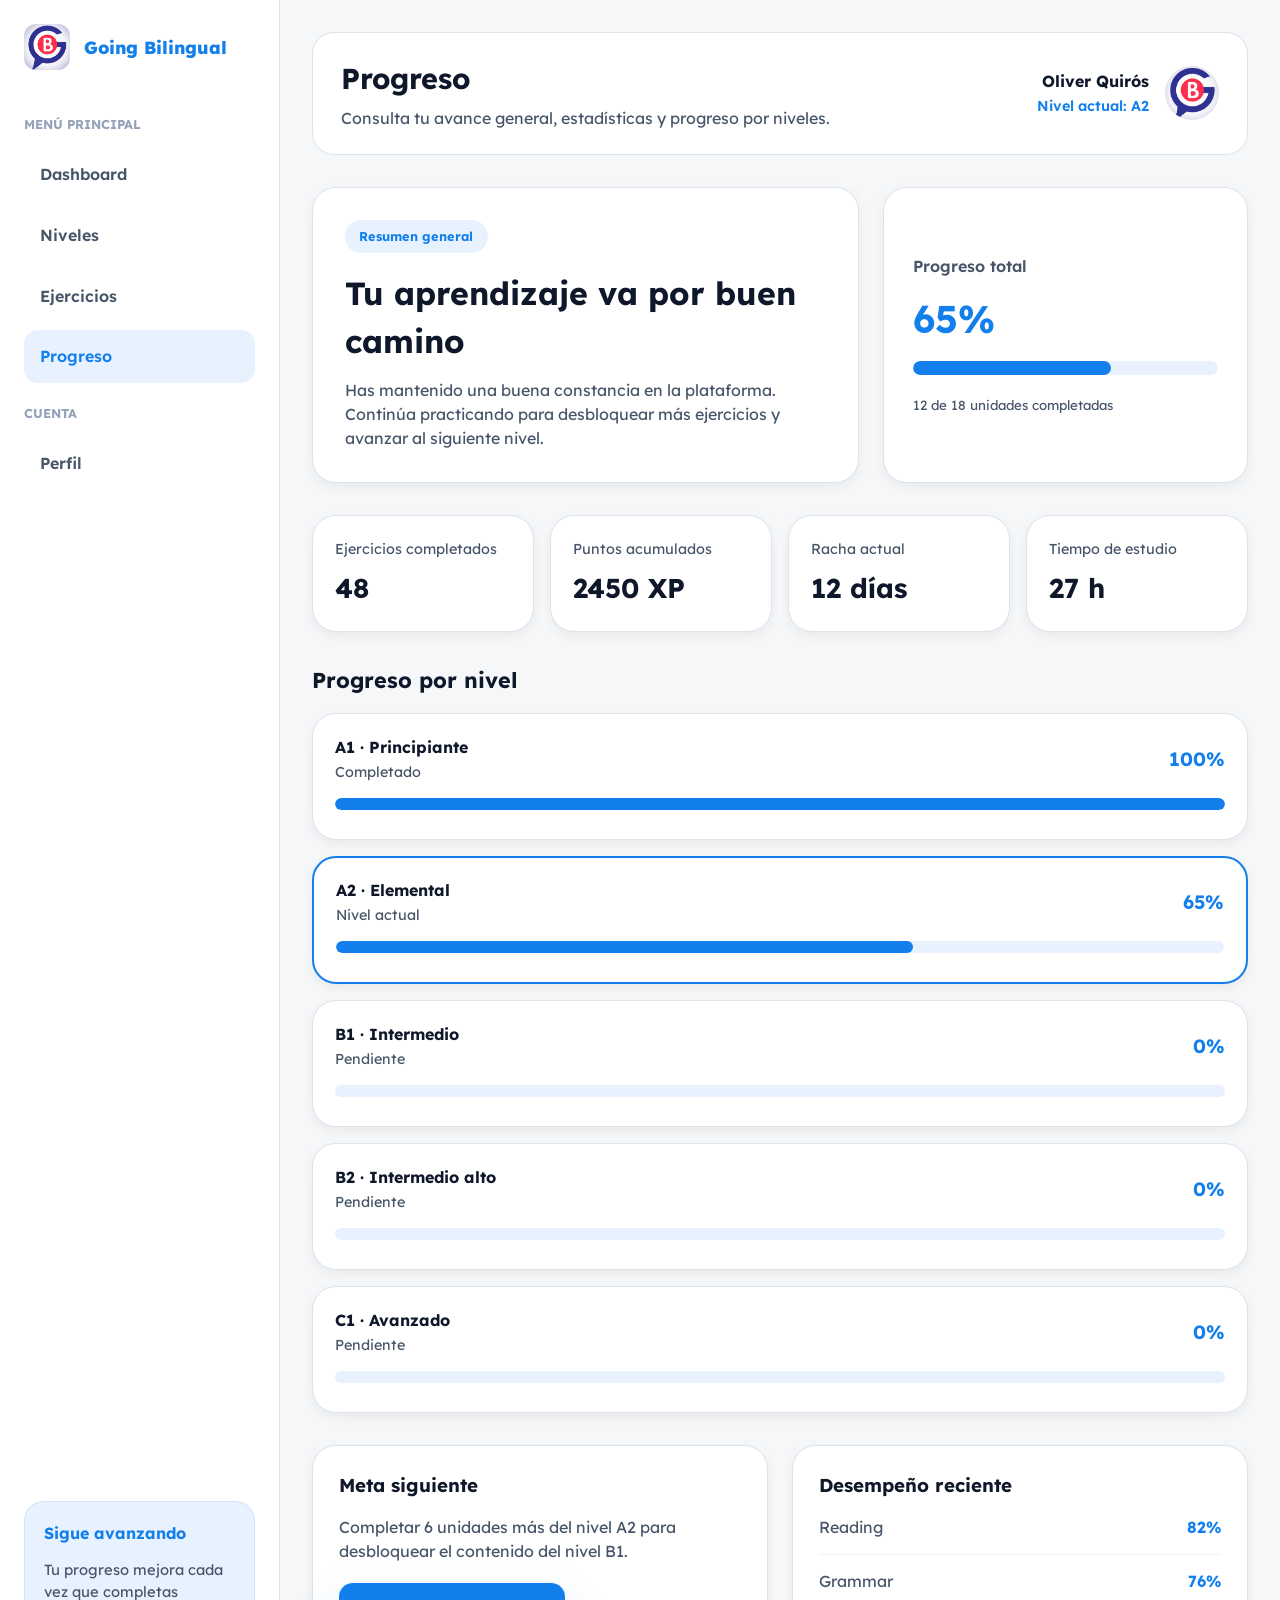
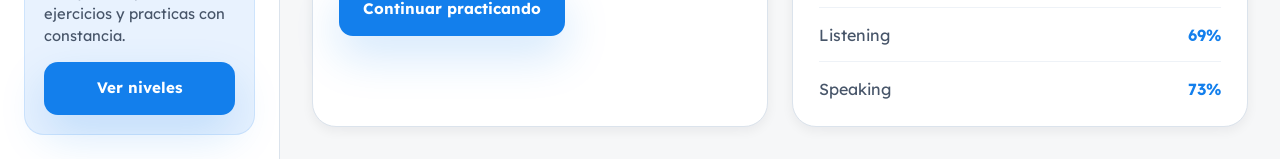
<file: frontend/progress.html>
<!DOCTYPE html>
<html lang="es">
<head>
  <meta charset="UTF-8">
  <meta name="viewport" content="width=device-width, initial-scale=1.0">
  <title>Going Bilingual | Progreso</title>

  <link rel="preconnect" href="https://fonts.googleapis.com">
  <link rel="preconnect" href="https://fonts.gstatic.com" crossorigin>
  <link href="https://fonts.googleapis.com/css2?family=Lexend:wght@300;400;500;600;700;800&display=swap" rel="stylesheet">

  <link rel="stylesheet" href="css/styles.css">
  <link rel="stylesheet" href="css/dashboard.css">
  <link rel="stylesheet" href="css/progress.css">
</head>
<body>

  <div class="dashboard-layout">

    <aside class="sidebar">
      <div class="sidebar-top">
        <a href="dashboard.html" class="sidebar-logo">
          <img src="assets/img/hero-image.jpg" alt="Logo Going Bilingual" class="sidebar-logo-image">
          <span>Going Bilingual</span>
        </a>

        <nav class="sidebar-nav">
          <p class="sidebar-title">Menú principal</p>

          <a href="dashboard.html" class="nav-link">Dashboard</a>
          <a href="levels.html" class="nav-link">Niveles</a>
          <a href="exercises.html?level=A2" class="nav-link">Ejercicios</a>
          <a href="progress.html" class="nav-link active">Progreso</a>

          <p class="sidebar-title">Cuenta</p>
          <a href="profile.html" class="nav-link">Perfil</a>
        </nav>
      </div>

      <div class="sidebar-card">
        <h3>Sigue avanzando</h3>
        <p>Tu progreso mejora cada vez que completas ejercicios y practicas con constancia.</p>
        <a href="levels.html" class="btn btn-primary">Ver niveles</a>
      </div>
    </aside>

    <main class="dashboard-main">

      <header class="dashboard-header">
        <div>
          <h1>Progreso</h1>
          <p>Consulta tu avance general, estadísticas y progreso por niveles.</p>
        </div>

        <div class="student-summary">
          <div class="student-info">
            <h2>Oliver Quirós</h2>
            <span>Nivel actual: A2</span>
          </div>

          <div class="student-avatar">
            <img src="assets/img/hero-image.jpg" alt="Avatar del estudiante">
          </div>
        </div>
      </header>

      <section class="progress-hero">
        <div class="progress-hero-text">
          <span class="progress-badge">Resumen general</span>
          <h2>Tu aprendizaje va por buen camino</h2>
          <p>
            Has mantenido una buena constancia en la plataforma. Continúa practicando
            para desbloquear más ejercicios y avanzar al siguiente nivel.
          </p>
        </div>

        <div class="progress-hero-card">
          <p>Progreso total</p>
          <strong>65%</strong>
          <div class="progress-bar large">
            <div class="progress-fill" style="width: 65%;"></div>
          </div>
          <small>12 de 18 unidades completadas</small>
        </div>
      </section>

      <section class="stats-section">
        <article class="stat-card">
          <p>Ejercicios completados</p>
          <h3>48</h3>
        </article>

        <article class="stat-card">
          <p>Puntos acumulados</p>
          <h3>2450 XP</h3>
        </article>

        <article class="stat-card">
          <p>Racha actual</p>
          <h3>12 días</h3>
        </article>

        <article class="stat-card">
          <p>Tiempo de estudio</p>
          <h3>27 h</h3>
        </article>
      </section>

      <section class="levels-progress-section">
        <div class="section-top">
          <h3>Progreso por nivel</h3>
        </div>

        <div class="levels-progress-list">
          <article class="level-progress-card">
            <div class="level-progress-top">
              <div>
                <h4>A1 · Principiante</h4>
                <p>Completado</p>
              </div>
              <strong>100%</strong>
            </div>
            <div class="progress-bar">
              <div class="progress-fill" style="width: 100%;"></div>
            </div>
          </article>

          <article class="level-progress-card active">
            <div class="level-progress-top">
              <div>
                <h4>A2 · Elemental</h4>
                <p>Nivel actual</p>
              </div>
              <strong>65%</strong>
            </div>
            <div class="progress-bar">
              <div class="progress-fill" style="width: 65%;"></div>
            </div>
          </article>

          <article class="level-progress-card">
            <div class="level-progress-top">
              <div>
                <h4>B1 · Intermedio</h4>
                <p>Pendiente</p>
              </div>
              <strong>0%</strong>
            </div>
            <div class="progress-bar">
              <div class="progress-fill" style="width: 0%;"></div>
            </div>
          </article>

          <article class="level-progress-card">
            <div class="level-progress-top">
              <div>
                <h4>B2 · Intermedio alto</h4>
                <p>Pendiente</p>
              </div>
              <strong>0%</strong>
            </div>
            <div class="progress-bar">
              <div class="progress-fill" style="width: 0%;"></div>
            </div>
          </article>

          <article class="level-progress-card">
            <div class="level-progress-top">
              <div>
                <h4>C1 · Avanzado</h4>
                <p>Pendiente</p>
              </div>
              <strong>0%</strong>
            </div>
            <div class="progress-bar">
              <div class="progress-fill" style="width: 0%;"></div>
            </div>
          </article>
        </div>
      </section>

      <section class="progress-bottom-grid">
        <article class="goal-card">
          <h3>Meta siguiente</h3>
          <p>
            Completar 6 unidades más del nivel A2 para desbloquear el contenido del nivel B1.
          </p>
          <a href="exercises.html?level=A2" class="btn btn-primary">Continuar practicando</a>
        </article>

        <article class="performance-card">
          <h3>Desempeño reciente</h3>
          <ul class="performance-list">
            <li>
              <span>Reading</span>
              <strong>82%</strong>
            </li>
            <li>
              <span>Grammar</span>
              <strong>76%</strong>
            </li>
            <li>
              <span>Listening</span>
              <strong>69%</strong>
            </li>
            <li>
              <span>Speaking</span>
              <strong>73%</strong>
            </li>
          </ul>
        </article>
      </section>

    </main>
  </div>

</body>
</html>
</file>
<file: frontend/css/styles.css>
:root {
  --color-primary: #137fec;
  --color-primary-dark: #0f6cc8;
  --color-primary-light: #e8f2fe;

  --color-bg: #f6f7f8;
  --color-surface: #ffffff;
  --color-surface-alt: #f1f5f9;

  --color-text: #0f172a;
  --color-text-light: #475569;
  --color-border: #dbe3ec;

  --color-white: #ffffff;
  --color-dark: #0b1320;

  --shadow-sm: 0 4px 12px rgba(15, 23, 42, 0.06);
  --shadow-md: 0 10px 30px rgba(15, 23, 42, 0.08);
  --shadow-lg: 0 20px 45px rgba(19, 127, 236, 0.18);

  --radius-sm: 8px;
  --radius-md: 14px;
  --radius-lg: 24px;

  --container-width: 1200px;
  --transition: all 0.3s ease;
}

* {
  margin: 0;
  padding: 0;
  box-sizing: border-box;
}

html {
  scroll-behavior: smooth;
}

body {
  font-family: "Lexend", sans-serif;
  background-color: var(--color-bg);
  color: var(--color-text);
  line-height: 1.5;
}

img {
  max-width: 100%;
  display: block;
}

a {
  color: inherit;
  text-decoration: none;
}

ul {
  list-style: none;
}

button,
input,
textarea,
select {
  font: inherit;
}

.container {
  width: min(90%, var(--container-width));
  margin: 0 auto;
}

.section-header {
  text-align: center;
  margin-bottom: 3rem;
}

.section-header h2 {
  font-size: clamp(2rem, 4vw, 2.8rem);
  font-weight: 800;
  margin-bottom: 1rem;
  color: var(--color-text);
}

.section-header p {
  max-width: 720px;
  margin: 0 auto;
  color: var(--color-text-light);
  font-size: 1rem;
}

.btn {
  display: inline-flex;
  align-items: center;
  justify-content: center;
  gap: 0.5rem;
  border: none;
  border-radius: var(--radius-md);
  padding: 0.95rem 1.5rem;
  font-size: 0.95rem;
  font-weight: 700;
  cursor: pointer;
  transition: var(--transition);
}

.btn-primary {
  background-color: var(--color-primary);
  color: var(--color-white);
  box-shadow: var(--shadow-lg);
}

.btn-primary:hover {
  background-color: var(--color-primary-dark);
  transform: translateY(-2px);
}

.btn-secondary {
  background-color: transparent;
  color: var(--color-text);
}

.btn-secondary:hover {
  color: var(--color-primary);
}

.btn-outline {
  background-color: transparent;
  color: var(--color-text);
  border: 1px solid var(--color-border);
}

.btn-outline:hover {
  background-color: var(--color-surface);
  border-color: var(--color-primary);
  color: var(--color-primary);
}

.btn-light {
  background-color: var(--color-white);
  color: var(--color-primary);
}

.btn-light:hover {
  transform: translateY(-2px);
  box-shadow: var(--shadow-md);
}

.btn-outline-light {
  background-color: transparent;
  color: var(--color-white);
  border: 1px solid rgba(255, 255, 255, 0.35);
}

.btn-outline-light:hover {
  background-color: rgba(255, 255, 255, 0.12);
}

main section {
  width: 100%;
}

@media (max-width: 768px) {
  .btn {
    width: 100%;
  }
}
.logo-image{
  height:40px;
  width:auto;
  object-fit:contain;
}
</file>
<file: frontend/css/dashboard.css>
.dashboard-layout {
  min-height: 100vh;
  display: grid;
  grid-template-columns: 280px 1fr;
  background-color: var(--color-bg);
}

.sidebar {
  background-color: var(--color-surface);
  border-right: 1px solid var(--color-border);
  padding: 1.5rem;
  display: flex;
  flex-direction: column;
  justify-content: space-between;
  gap: 2rem;
}

.sidebar-top {
  display: flex;
  flex-direction: column;
  gap: 2rem;
}

.sidebar-logo {
  display: flex;
  align-items: center;
  gap: 0.85rem;
  text-decoration: none;
  color: inherit;
}

.sidebar-logo-image {
  width: 46px;
  height: 46px;
  border-radius: 12px;
  object-fit: cover;
}

.sidebar-logo span {
  font-weight: 800;
  font-size: 1.1rem;
  color: var(--color-primary);
}

.sidebar-nav {
  display: flex;
  flex-direction: column;
  gap: 0.5rem;
}

.sidebar-title {
  font-size: 0.8rem;
  font-weight: 700;
  text-transform: uppercase;
  color: #94a3b8;
  margin-top: 0.8rem;
  margin-bottom: 0.35rem;
}

.nav-link {
  padding: 0.9rem 1rem;
  border-radius: 14px;
  font-weight: 600;
  color: var(--color-text-light);
  transition: var(--transition);
}

.nav-link:hover {
  background-color: var(--color-primary-light);
  color: var(--color-primary);
}

.nav-link.active {
  background-color: var(--color-primary-light);
  color: var(--color-primary);
}

.sidebar-card {
  background-color: var(--color-primary-light);
  border: 1px solid rgba(19, 127, 236, 0.12);
  border-radius: 20px;
  padding: 1.2rem;
  display: flex;
  flex-direction: column;
  gap: 0.9rem;
}

.sidebar-card h3 {
  color: var(--color-primary);
  font-size: 1rem;
}

.sidebar-card p {
  color: var(--color-text-light);
  font-size: 0.92rem;
}

.dashboard-main {
  padding: 2rem;
}

.dashboard-header {
  background-color: var(--color-surface);
  border: 1px solid var(--color-border);
  border-radius: 22px;
  padding: 1.5rem 1.75rem;
  display: flex;
  align-items: center;
  justify-content: space-between;
  gap: 1rem;
  margin-bottom: 2rem;
}

.dashboard-header h1 {
  font-size: 1.8rem;
  margin-bottom: 0.35rem;
}

.dashboard-header p {
  color: var(--color-text-light);
}

.student-summary {
  display: flex;
  align-items: center;
  gap: 1rem;
}

.student-info {
  text-align: right;
}

.student-info h2 {
  font-size: 1rem;
}

.student-info span {
  color: var(--color-primary);
  font-size: 0.9rem;
  font-weight: 600;
}

.student-avatar img {
  width: 54px;
  height: 54px;
  border-radius: 50%;
  object-fit: cover;
}

.welcome-grid {
  display: grid;
  grid-template-columns: 1.8fr 1fr;
  gap: 1.5rem;
  margin-bottom: 2rem;
}

.welcome-card {
  background: linear-gradient(135deg, var(--color-primary), #0f6cc8);
  color: var(--color-white);
  border-radius: 24px;
  padding: 2rem;
  min-height: 280px;
  display: flex;
  align-items: center;
}

.welcome-content {
  max-width: 580px;
}

.welcome-badge {
  display: inline-block;
  background-color: rgba(255, 255, 255, 0.14);
  padding: 0.45rem 0.9rem;
  border-radius: 999px;
  font-size: 0.8rem;
  font-weight: 700;
  margin-bottom: 1rem;
}

.welcome-card h2 {
  font-size: 2rem;
  margin-bottom: 1rem;
}

.welcome-card p {
  margin-bottom: 1.5rem;
  color: rgba(255, 255, 255, 0.9);
}

.progress-card {
  background-color: var(--color-surface);
  border: 1px solid var(--color-border);
  border-radius: 24px;
  padding: 1.5rem;
}

.card-top {
  display: flex;
  align-items: center;
  justify-content: space-between;
  gap: 1rem;
  margin-bottom: 1.5rem;
}

.card-top h3 {
  font-size: 1.2rem;
}

.course-badge {
  background-color: var(--color-primary-light);
  color: var(--color-primary);
  font-size: 0.75rem;
  font-weight: 700;
  padding: 0.4rem 0.75rem;
  border-radius: 999px;
}

.progress-block {
  margin-bottom: 1.5rem;
}

.progress-header {
  display: flex;
  justify-content: space-between;
  align-items: end;
  margin-bottom: 0.75rem;
}

.progress-header p {
  color: var(--color-text-light);
}

.progress-header strong {
  font-size: 1.8rem;
  color: var(--color-primary);
}

.progress-bar {
  height: 12px;
  width: 100%;
  background-color: var(--color-primary-light);
  border-radius: 999px;
  overflow: hidden;
  margin-bottom: 0.5rem;
}

.progress-fill {
  width: 65%;
  height: 100%;
  background-color: var(--color-primary);
}

.progress-block small {
  color: var(--color-text-light);
}

.stats-grid {
  display: grid;
  grid-template-columns: repeat(2, 1fr);
  gap: 1rem;
}

.stat-box {
  background-color: var(--color-surface-alt);
  border-radius: 16px;
  padding: 1rem;
}

.stat-box p {
  color: var(--color-text-light);
  font-size: 0.85rem;
  margin-bottom: 0.35rem;
}

.stat-box h4 {
  font-size: 1.1rem;
}

.content-grid {
  display: grid;
  grid-template-columns: 1.8fr 1fr;
  gap: 1.5rem;
}

.section-top {
  display: flex;
  align-items: center;
  justify-content: space-between;
  margin-bottom: 1rem;
}

.section-top h3 {
  font-size: 1.35rem;
}

.section-top a {
  color: var(--color-primary);
  font-weight: 700;
  font-size: 0.92rem;
}

.exercise-grid {
  display: grid;
  grid-template-columns: repeat(2, 1fr);
  gap: 1rem;
}

.exercise-card {
  background-color: var(--color-surface);
  border: 1px solid var(--color-border);
  border-radius: 20px;
  padding: 1.2rem;
  display: flex;
  align-items: flex-start;
  gap: 1rem;
  transition: var(--transition);
}

.exercise-card:hover {
  transform: translateY(-4px);
  box-shadow: var(--shadow-md);
}

.exercise-icon {
  width: 52px;
  height: 52px;
  border-radius: 16px;
  display: grid;
  place-items: center;
  font-size: 1.3rem;
  flex-shrink: 0;
}

.exercise-icon.reading {
  background-color: #ffedd5;
}

.exercise-icon.speaking {
  background-color: #f3e8ff;
}

.exercise-icon.grammar {
  background-color: #dcfce7;
}

.exercise-icon.listening {
  background-color: #dbeafe;
}

.exercise-info {
  flex: 1;
}

.exercise-info span {
  font-size: 0.8rem;
  font-weight: 700;
  color: var(--color-primary);
}

.exercise-info h4 {
  font-size: 1rem;
  margin: 0.4rem 0;
}

.exercise-info p {
  color: var(--color-text-light);
  font-size: 0.9rem;
}

.play-button {
  border: none;
  width: 38px;
  height: 38px;
  border-radius: 50%;
  background-color: var(--color-primary);
  color: var(--color-white);
  cursor: pointer;
  transition: var(--transition);
}

.play-button:hover {
  transform: scale(1.08);
}

.activity-section {
  background-color: var(--color-surface);
  border: 1px solid var(--color-border);
  border-radius: 24px;
  padding: 1.25rem;
}

.activity-list {
  display: flex;
  flex-direction: column;
}

.activity-item {
  display: flex;
  gap: 1rem;
  padding: 1rem 0;
  border-bottom: 1px solid #eef2f7;
}

.activity-item:last-child {
  border-bottom: none;
}

.activity-icon {
  width: 42px;
  height: 42px;
  border-radius: 50%;
  display: grid;
  place-items: center;
  font-weight: 700;
  flex-shrink: 0;
}

.activity-icon.success {
  background-color: #dcfce7;
  color: #15803d;
}

.activity-icon.badge {
  background-color: #dbeafe;
  color: #1d4ed8;
}

.activity-icon.forum {
  background-color: #f1f5f9;
  color: #475569;
}

.activity-icon.streak {
  background-color: #ffedd5;
  color: #ea580c;
}

.activity-text h4 {
  font-size: 0.98rem;
  margin-bottom: 0.25rem;
}

.activity-text p {
  color: var(--color-text-light);
  font-size: 0.9rem;
  margin-bottom: 0.3rem;
}

.activity-text span {
  color: #94a3b8;
  font-size: 0.8rem;
}

@media (max-width: 1200px) {
  .welcome-grid,
  .content-grid {
    grid-template-columns: 1fr;
  }
}

@media (max-width: 980px) {
  .dashboard-layout {
    grid-template-columns: 1fr;
  }

  .sidebar {
    border-right: none;
    border-bottom: 1px solid var(--color-border);
  }
}

@media (max-width: 768px) {
  .dashboard-main {
    padding: 1rem;
  }

  .dashboard-header {
    flex-direction: column;
    align-items: flex-start;
  }

  .student-summary {
    width: 100%;
    justify-content: space-between;
  }

  .exercise-grid {
    grid-template-columns: 1fr;
  }
}

@media (max-width: 560px) {
  .stats-grid {
    grid-template-columns: 1fr;
  }

  .sidebar-logo span {
    font-size: 1rem;
  }

  .welcome-card h2 {
    font-size: 1.55rem;
  }
}
</file>
<file: frontend/css/admin.css>
.admin-badge {
  display: inline-block;
  background-color: rgba(255, 255, 255, 0.14);
  color: var(--color-white);
  padding: 0.45rem 0.9rem;
  border-radius: 999px;
  font-size: 0.8rem;
  font-weight: 700;
  margin-bottom: 1rem;
}
</file>
<file: frontend/css/admin-dashboard.css>
.admin-hero {
  display: grid;
  grid-template-columns: 1.5fr 1fr;
  gap: 1.5rem;
  margin-bottom: 2rem;
}

.admin-hero-content,
.admin-hero-card,
.admin-stat-card,
.admin-actions-card,
.admin-activity-card {
  background-color: var(--color-surface);
  border: 1px solid var(--color-border);
  border-radius: 24px;
  box-shadow: var(--shadow-sm);
}

.admin-hero-content {
  padding: 2rem;
  background: linear-gradient(135deg, var(--color-primary), #0f6cc8);
  color: var(--color-white);
}

.admin-hero-content h2 {
  font-size: 2rem;
  margin-bottom: 0.8rem;
}

.admin-hero-content p {
  color: rgba(255, 255, 255, 0.9);
  max-width: 700px;
}

.admin-hero-card {
  padding: 1.8rem;
  display: flex;
  flex-direction: column;
  justify-content: center;
  gap: 0.5rem;
}

.admin-hero-card p {
  color: var(--color-text-light);
  font-weight: 600;
}

.admin-hero-card strong {
  font-size: 2.4rem;
  color: var(--color-primary);
}

.admin-hero-card small {
  color: var(--color-text-light);
}

.admin-stats {
  display: grid;
  grid-template-columns: repeat(4, 1fr);
  gap: 1rem;
  margin-bottom: 2rem;
}

.admin-stat-card {
  padding: 1.4rem;
}

.admin-stat-card p {
  color: var(--color-text-light);
  font-size: 0.9rem;
  margin-bottom: 0.5rem;
}

.admin-stat-card h3 {
  font-size: 1.8rem;
}

.admin-main-grid {
  display: grid;
  grid-template-columns: 1.6fr 1fr;
  gap: 1.5rem;
}

.admin-actions-card,
.admin-activity-card {
  padding: 1.5rem;
}

.quick-actions-grid {
  display: grid;
  grid-template-columns: repeat(2, 1fr);
  gap: 1rem;
}

.quick-action-card {
  display: block;
  background-color: var(--color-surface-alt);
  border: 1px solid #e8edf5;
  border-radius: 18px;
  padding: 1.2rem;
  transition: var(--transition);
}

.quick-action-card:hover {
  transform: translateY(-4px);
  box-shadow: var(--shadow-md);
  border-color: rgba(19, 127, 236, 0.2);
}

.quick-action-card h4 {
  margin-bottom: 0.5rem;
  color: var(--color-text);
}

.quick-action-card p {
  color: var(--color-text-light);
  font-size: 0.92rem;
}

.admin-activity-list {
  display: flex;
  flex-direction: column;
  gap: 1rem;
}

.admin-activity-item {
  display: flex;
  gap: 1rem;
  padding-bottom: 1rem;
  border-bottom: 1px solid #eef2f7;
}

.admin-activity-item:last-child {
  border-bottom: none;
  padding-bottom: 0;
}

.admin-activity-item h4 {
  margin-bottom: 0.3rem;
  font-size: 0.98rem;
}

.admin-activity-item p {
  color: var(--color-text-light);
  font-size: 0.9rem;
  margin-bottom: 0.25rem;
}

.admin-activity-item span {
  color: #94a3b8;
  font-size: 0.8rem;
}

.admin-activity-icon {
  width: 42px;
  height: 42px;
  border-radius: 50%;
  display: grid;
  place-items: center;
  font-weight: 700;
  flex-shrink: 0;
}

.admin-activity-icon.success {
  background-color: #dcfce7;
  color: #15803d;
}

.admin-activity-icon.primary {
  background-color: #dbeafe;
  color: #1d4ed8;
}

.admin-activity-icon.neutral {
  background-color: #f1f5f9;
  color: #475569;
}

@media (max-width: 1100px) {
  .admin-hero,
  .admin-main-grid {
    grid-template-columns: 1fr;
  }

  .admin-stats {
    grid-template-columns: repeat(2, 1fr);
  }
}

@media (max-width: 768px) {
  .quick-actions-grid,
  .admin-stats {
    grid-template-columns: 1fr;
  }

  .admin-hero-content h2 {
    font-size: 1.6rem;
  }
}
</file>
<file: frontend/css/admin-levels.css>
.admin-levels-top {
  display: grid;
  grid-template-columns: 1.6fr 1fr;
  gap: 1.5rem;
  margin-bottom: 2rem;
}

.admin-levels-hero,
.admin-levels-card,
.admin-levels-stat-card,
.level-admin-card {
  background-color: var(--color-surface);
  border: 1px solid var(--color-border);
  border-radius: 24px;
  box-shadow: var(--shadow-sm);
}

.admin-levels-hero {
  padding: 2rem;
  background: linear-gradient(135deg, var(--color-primary), #0f6cc8);
  color: var(--color-white);
}

.admin-levels-hero h2 {
  font-size: 2rem;
  margin-bottom: 0.8rem;
}

.admin-levels-hero p {
  color: rgba(255, 255, 255, 0.9);
  max-width: 700px;
}

.admin-levels-card {
  padding: 1.8rem;
  display: flex;
  flex-direction: column;
  justify-content: center;
  gap: 0.7rem;
}

.admin-levels-card p {
  color: var(--color-text-light);
  font-weight: 600;
}

.admin-levels-card strong {
  font-size: 2.4rem;
  color: var(--color-primary);
}

.admin-levels-card small {
  color: var(--color-text-light);
  margin-bottom: 0.8rem;
}

.full-width {
  width: 100%;
}

.admin-levels-stats {
  display: grid;
  grid-template-columns: repeat(4, 1fr);
  gap: 1rem;
  margin-bottom: 2rem;
}

.admin-levels-stat-card {
  padding: 1.4rem;
}

.admin-levels-stat-card p {
  color: var(--color-text-light);
  font-size: 0.9rem;
  margin-bottom: 0.5rem;
}

.admin-levels-stat-card h3 {
  font-size: 1.7rem;
}

.levels-admin-grid {
  display: grid;
  grid-template-columns: repeat(2, 1fr);
  gap: 1.5rem;
}

.level-admin-card {
  padding: 1.5rem;
}

.level-admin-top {
  display: flex;
  align-items: center;
  justify-content: space-between;
  margin-bottom: 1rem;
}

.level-admin-badge {
  width: 52px;
  height: 52px;
  border-radius: 16px;
  background-color: var(--color-primary-light);
  color: var(--color-primary);
  display: grid;
  place-items: center;
  font-weight: 800;
  font-size: 1.2rem;
}

.level-admin-card h3 {
  margin-bottom: 0.6rem;
}

.level-admin-card p {
  color: var(--color-text-light);
  margin-bottom: 1rem;
}

.level-admin-list {
  display: flex;
  flex-direction: column;
  gap: 0.6rem;
  margin-bottom: 1.2rem;
  color: var(--color-text);
}

@media (max-width: 1100px) {
  .admin-levels-top {
    grid-template-columns: 1fr;
  }

  .admin-levels-stats {
    grid-template-columns: repeat(2, 1fr);
  }

  .levels-admin-grid {
    grid-template-columns: 1fr;
  }
}

@media (max-width: 768px) {
  .admin-levels-stats {
    grid-template-columns: 1fr;
  }

  .admin-levels-hero h2 {
    font-size: 1.6rem;
  }
}
</file>
<file: frontend/css/admin-students.css>
.students-top {
  display: grid;
  grid-template-columns: 1.6fr 1fr;
  gap: 1.5rem;
  margin-bottom: 2rem;
}

.students-hero,
.students-action-card,
.students-stat-card,
.students-table-card {
  background-color: var(--color-surface);
  border: 1px solid var(--color-border);
  border-radius: 24px;
  box-shadow: var(--shadow-sm);
}

.students-hero {
  padding: 2rem;
  background: linear-gradient(135deg, var(--color-primary), #0f6cc8);
  color: var(--color-white);
}

.students-hero h2 {
  font-size: 2rem;
  margin-bottom: 0.8rem;
}

.students-hero p {
  color: rgba(255, 255, 255, 0.9);
  max-width: 700px;
}

.students-action-card {
  padding: 1.8rem;
  display: flex;
  flex-direction: column;
  justify-content: center;
  gap: 0.7rem;
}

.students-action-card p {
  color: var(--color-text-light);
  font-weight: 600;
}

.students-action-card strong {
  font-size: 2.4rem;
  color: var(--color-primary);
}

.students-action-card small {
  color: var(--color-text-light);
  margin-bottom: 0.8rem;
}

.full-width {
  width: 100%;
}

.students-stats {
  display: grid;
  grid-template-columns: repeat(4, 1fr);
  gap: 1rem;
  margin-bottom: 2rem;
}

.students-stat-card {
  padding: 1.4rem;
}

.students-stat-card p {
  color: var(--color-text-light);
  font-size: 0.9rem;
  margin-bottom: 0.5rem;
}

.students-stat-card h3 {
  font-size: 1.7rem;
}

.students-table-card {
  padding: 1.5rem;
}

.students-table-top {
  display: flex;
  justify-content: space-between;
  align-items: center;
  gap: 1rem;
  margin-bottom: 1.5rem;
}

.students-table-top h3 {
  margin-bottom: 0.35rem;
}

.students-table-top p {
  color: var(--color-text-light);
}

.students-actions {
  display: flex;
  gap: 0.8rem;
  align-items: center;
}

.students-actions input {
  padding: 0.9rem 1rem;
  border: 1px solid var(--color-border);
  border-radius: 14px;
  min-width: 220px;
  font: inherit;
}

.table-wrapper {
  overflow-x: auto;
}

.students-table {
  width: 100%;
  border-collapse: collapse;
}

.students-table th,
.students-table td {
  text-align: left;
  padding: 1rem;
  border-bottom: 1px solid #eef2f7;
  vertical-align: middle;
}

.students-table th {
  font-size: 0.9rem;
  color: var(--color-text-light);
  font-weight: 700;
}

.student-cell {
  display: flex;
  align-items: center;
  gap: 0.9rem;
}

.student-cell img {
  width: 48px;
  height: 48px;
  border-radius: 50%;
  object-fit: cover;
  flex-shrink: 0;
}

.student-cell strong {
  display: block;
  margin-bottom: 0.2rem;
}

.student-cell span {
  color: var(--color-text-light);
  font-size: 0.85rem;
}

.status-badge {
  display: inline-block;
  padding: 0.45rem 0.8rem;
  border-radius: 999px;
  font-size: 0.8rem;
  font-weight: 700;
}

.status-badge.active {
  background-color: #dcfce7;
  color: #15803d;
}

.status-badge.blocked {
  background-color: #fee2e2;
  color: #b91c1c;
}

.table-buttons {
  display: flex;
  gap: 0.5rem;
}

.table-btn {
  border: none;
  border-radius: 12px;
  padding: 0.6rem 0.9rem;
  font: inherit;
  font-size: 0.85rem;
  font-weight: 700;
  cursor: pointer;
  transition: var(--transition);
}

.table-btn.edit {
  background-color: var(--color-primary-light);
  color: var(--color-primary);
}

.table-btn.edit:hover {
  transform: translateY(-2px);
}

.table-btn.delete {
  background-color: #fee2e2;
  color: #b91c1c;
}

.table-btn.delete:hover {
  transform: translateY(-2px);
}

@media (max-width: 1100px) {
  .students-top {
    grid-template-columns: 1fr;
  }

  .students-stats {
    grid-template-columns: repeat(2, 1fr);
  }

  .students-table-top {
    flex-direction: column;
    align-items: flex-start;
  }

  .students-actions {
    width: 100%;
    flex-wrap: wrap;
  }
}

@media (max-width: 768px) {
  .students-stats {
    grid-template-columns: 1fr;
  }

  .students-hero h2 {
    font-size: 1.6rem;
  }

  .students-actions {
    flex-direction: column;
    align-items: stretch;
  }

  .students-actions input {
    min-width: auto;
    width: 100%;
  }
}
</file>
<file: frontend/css/exercises.css>
.exercise-hero {
  background: linear-gradient(135deg, var(--color-primary), #0f6cc8);
  color: var(--color-white);
  border-radius: 24px;
  padding: 2rem;
  margin-bottom: 2rem;
}

.exercise-badge {
  display: inline-block;
  background-color: rgba(255, 255, 255, 0.14);
  padding: 0.45rem 0.9rem;
  border-radius: 999px;
  font-size: 0.8rem;
  font-weight: 700;
  margin-bottom: 1rem;
}

.exercise-hero-content h2 {
  font-size: 2rem;
  margin-bottom: 0.8rem;
}

.exercise-hero-content p {
  color: rgba(255, 255, 255, 0.9);
  max-width: 700px;
}

.exercise-list-section {
  margin-top: 1rem;
}

.exercise-grid {
  display: grid;
  grid-template-columns: repeat(2, 1fr);
  gap: 1rem;
}

.exercise-card {
  background-color: var(--color-surface);
  border: 1px solid var(--color-border);
  border-radius: 20px;
  padding: 1.25rem;
  display: flex;
  align-items: flex-start;
  gap: 1rem;
  transition: var(--transition);
}

.exercise-card:hover {
  transform: translateY(-4px);
  box-shadow: var(--shadow-md);
}

.exercise-icon {
  width: 54px;
  height: 54px;
  border-radius: 16px;
  display: grid;
  place-items: center;
  font-size: 1.35rem;
  flex-shrink: 0;
}

.exercise-icon.reading {
  background-color: #ffedd5;
}

.exercise-icon.grammar {
  background-color: #dcfce7;
}

.exercise-icon.listening {
  background-color: #dbeafe;
}

.exercise-icon.speaking {
  background-color: #f3e8ff;
}

.exercise-content {
  flex: 1;
}

.exercise-type {
  font-size: 0.8rem;
  font-weight: 700;
  color: var(--color-primary);
  display: inline-block;
  margin-bottom: 0.4rem;
}

.exercise-content h4 {
  font-size: 1rem;
  margin-bottom: 0.4rem;
}

.exercise-content p {
  font-size: 0.92rem;
  color: var(--color-text-light);
  margin-bottom: 0.8rem;
}

.exercise-meta {
  font-size: 0.85rem;
  color: var(--color-text-light);
}

.exercise-action {
  border: none;
  width: 42px;
  height: 42px;
  border-radius: 50%;
  background-color: var(--color-primary);
  color: var(--color-white);
  cursor: pointer;
  transition: var(--transition);
  flex-shrink: 0;
}

.exercise-action:hover {
  transform: scale(1.08);
}

@media (max-width: 768px) {
  .exercise-grid {
    grid-template-columns: 1fr;
  }

  .exercise-hero-content h2 {
    font-size: 1.6rem;
  }
}
</file>
<file: frontend/css/levels.css>
.levels-grid{
  display:grid;
  grid-template-columns: repeat(auto-fit,minmax(220px,1fr));
  gap:1.5rem;
}

.level-card{
  background:var(--color-surface);
  border:1px solid var(--color-border);
  border-radius:20px;
  padding:1.5rem;
  display:flex;
  flex-direction:column;
  gap:0.8rem;
  transition:var(--transition);
}

.level-card:hover{
  transform:translateY(-5px);
  box-shadow:var(--shadow-md);
}

.level-card h2{
  font-size:2rem;
  color:var(--color-primary);
}

.level-card p{
  font-weight:700;
}

.level-card span{
  font-size:0.9rem;
  color:var(--color-text-light);
}

.level-card.active{
  border:2px solid var(--color-primary);
}

.level-card {
  position: relative;
}

.level-status {
  position: absolute;
  top: 12px;
  right: 12px;
  font-size: 1.2rem;
}

.level-card.completed {
  border: 2px solid #16a34a;
}

.level-card.active {
  border: 2px solid var(--color-primary);
}

.level-card.locked {
  opacity: 0.55;
  pointer-events: none;
}

.level-card.locked::after {
  content: "Nivel bloqueado";
  position: absolute;
  bottom: 14px;
  right: 14px;
  font-size: 0.75rem;
  background: #f1f5f9;
  padding: 4px 8px;
  border-radius: 6px;
}
</file>
<file: frontend/css/login.css>
.login-layout{
  min-height:100vh;
  display:grid;
  grid-template-columns: 1fr 1fr;
}

.login-image{
  background:#000;
}

.login-image img{
  width:100%;
  height:100%;
  object-fit:cover;
}

.login-form-container{
  display:flex;
  align-items:center;
  justify-content:center;
  background:var(--color-bg);
  padding:40px;
}

.login-form-box{
  width:100%;
  max-width:380px;
}

.login-form-box h1{
  font-size:2rem;
  margin-bottom:10px;
}

.login-subtitle{
  margin-bottom:30px;
  color:var(--color-text-light);
}

.login-form{
  display:flex;
  flex-direction:column;
  gap:20px;
}

.form-group{
  display:flex;
  flex-direction:column;
  gap:6px;
}

.form-group label{
  font-size:0.9rem;
}

.form-group input{
  padding:12px;
  border-radius:8px;
  border:1px solid var(--color-border);
}

.login-btn{
  margin-top:10px;
  width:100%;
}

.login-footer{
  margin-top:20px;
  font-size:0.9rem;
  color:var(--color-text-light);
}

.login-back{
  display:inline-block;
  margin-top:20px;
  font-size:0.9rem;
  color:var(--color-primary);
}
</file>
<file: frontend/css/profile.css>
.profile-top {
  display: grid;
  grid-template-columns: 1.6fr 1fr;
  gap: 1.5rem;
  margin-bottom: 2rem;
}

.profile-grid {
  display: grid;
  grid-template-columns: 1fr 1fr;
  gap: 1.5rem;
  margin-bottom: 2rem;
}

.profile-bottom {
  display: grid;
  grid-template-columns: 1fr 1fr;
  gap: 1.5rem;
}

.profile-card {
  background-color: var(--color-surface);
  border: 1px solid var(--color-border);
  border-radius: 24px;
  padding: 1.6rem;
  box-shadow: var(--shadow-sm);
}

.main-profile-card {
  display: flex;
  align-items: center;
  gap: 1.5rem;
}

.profile-avatar-wrapper {
  flex-shrink: 0;
}

.profile-avatar {
  width: 110px;
  height: 110px;
  border-radius: 50%;
  object-fit: cover;
}

.profile-main-info h2 {
  font-size: 2rem;
  margin-bottom: 0.35rem;
}

.profile-main-info p {
  color: var(--color-text-light);
  margin-bottom: 1rem;
}

.profile-badge {
  display: inline-block;
  background-color: var(--color-primary-light);
  color: var(--color-primary);
  padding: 0.45rem 0.9rem;
  border-radius: 999px;
  font-size: 0.8rem;
  font-weight: 700;
  margin-bottom: 1rem;
}

.profile-tags {
  display: flex;
  flex-wrap: wrap;
  gap: 0.75rem;
}

.profile-tags span {
  background-color: var(--color-surface-alt);
  color: var(--color-text);
  padding: 0.55rem 0.9rem;
  border-radius: 999px;
  font-size: 0.85rem;
  font-weight: 600;
}

.quick-summary-card h3,
.info-card h3,
.academic-card h3,
.account-card h3,
.contact-card h3 {
  margin-bottom: 1rem;
}

.summary-item,
.info-row {
  display: flex;
  justify-content: space-between;
  align-items: center;
  gap: 1rem;
  padding: 0.95rem 0;
  border-bottom: 1px solid #eef2f7;
}

.summary-item:last-child,
.info-row:last-child {
  border-bottom: none;
}

.summary-item span,
.info-row span {
  color: var(--color-text-light);
  font-size: 0.95rem;
}

.summary-item strong,
.info-row strong {
  color: var(--color-text);
  text-align: right;
}

.account-card p {
  color: var(--color-text-light);
  margin-bottom: 1.2rem;
  line-height: 1.6;
}

.account-notice {
  display: inline-flex;
  align-items: center;
  background-color: var(--color-primary-light);
  color: var(--color-primary);
  padding: 0.7rem 1rem;
  border-radius: 14px;
  font-weight: 700;
  font-size: 0.9rem;
}

@media (max-width: 1100px) {
  .profile-top,
  .profile-grid,
  .profile-bottom {
    grid-template-columns: 1fr;
  }
}

@media (max-width: 768px) {
  .main-profile-card {
    flex-direction: column;
    align-items: flex-start;
  }

  .profile-main-info h2 {
    font-size: 1.6rem;
  }

  .summary-item,
  .info-row {
    flex-direction: column;
    align-items: flex-start;
  }

  .summary-item strong,
  .info-row strong {
    text-align: left;
  }
}
</file>
<file: frontend/css/progress.css>
.progress-hero {
  display: grid;
  grid-template-columns: 1.5fr 1fr;
  gap: 1.5rem;
  margin-bottom: 2rem;
}

.progress-hero-text,
.progress-hero-card,
.stat-card,
.level-progress-card,
.goal-card,
.performance-card {
  background-color: var(--color-surface);
  border: 1px solid var(--color-border);
  border-radius: 24px;
  box-shadow: var(--shadow-sm);
}

.progress-hero-text {
  padding: 2rem;
}

.progress-badge {
  display: inline-block;
  background-color: var(--color-primary-light);
  color: var(--color-primary);
  padding: 0.45rem 0.9rem;
  border-radius: 999px;
  font-size: 0.8rem;
  font-weight: 700;
  margin-bottom: 1rem;
}

.progress-hero-text h2 {
  font-size: 2rem;
  margin-bottom: 0.8rem;
}

.progress-hero-text p {
  color: var(--color-text-light);
  max-width: 700px;
}

.progress-hero-card {
  padding: 1.8rem;
  display: flex;
  flex-direction: column;
  justify-content: center;
  gap: 0.8rem;
}

.progress-hero-card p {
  color: var(--color-text-light);
  font-weight: 600;
}

.progress-hero-card strong {
  font-size: 2.4rem;
  color: var(--color-primary);
}

.progress-hero-card small {
  color: var(--color-text-light);
}

.progress-bar {
  width: 100%;
  height: 12px;
  background-color: var(--color-primary-light);
  border-radius: 999px;
  overflow: hidden;
}

.progress-bar.large {
  height: 14px;
}

.progress-fill {
  height: 100%;
  background-color: var(--color-primary);
  border-radius: 999px;
}

.stats-section {
  display: grid;
  grid-template-columns: repeat(4, 1fr);
  gap: 1rem;
  margin-bottom: 2rem;
}

.stat-card {
  padding: 1.4rem;
}

.stat-card p {
  color: var(--color-text-light);
  font-size: 0.9rem;
  margin-bottom: 0.5rem;
}

.stat-card h3 {
  font-size: 1.7rem;
  color: var(--color-text);
}

.levels-progress-section {
  margin-bottom: 2rem;
}

.levels-progress-list {
  display: flex;
  flex-direction: column;
  gap: 1rem;
}

.level-progress-card {
  padding: 1.3rem 1.4rem;
}

.level-progress-card.active {
  border: 2px solid var(--color-primary);
}

.level-progress-top {
  display: flex;
  justify-content: space-between;
  align-items: center;
  margin-bottom: 0.9rem;
  gap: 1rem;
}

.level-progress-top h4 {
  margin-bottom: 0.2rem;
}

.level-progress-top p {
  color: var(--color-text-light);
  font-size: 0.9rem;
}

.level-progress-top strong {
  color: var(--color-primary);
  font-size: 1.2rem;
}

.progress-bottom-grid {
  display: grid;
  grid-template-columns: 1fr 1fr;
  gap: 1.5rem;
}

.goal-card,
.performance-card {
  padding: 1.6rem;
}

.goal-card h3,
.performance-card h3 {
  margin-bottom: 1rem;
}

.goal-card p {
  color: var(--color-text-light);
  margin-bottom: 1.25rem;
}

.performance-list {
  display: flex;
  flex-direction: column;
  gap: 0.9rem;
}

.performance-list li {
  display: flex;
  justify-content: space-between;
  align-items: center;
  padding-bottom: 0.9rem;
  border-bottom: 1px solid #eef2f7;
}

.performance-list li:last-child {
  border-bottom: none;
  padding-bottom: 0;
}

.performance-list span {
  color: var(--color-text-light);
}

.performance-list strong {
  color: var(--color-primary);
}

@media (max-width: 1100px) {
  .progress-hero,
  .progress-bottom-grid {
    grid-template-columns: 1fr;
  }

  .stats-section {
    grid-template-columns: repeat(2, 1fr);
  }
}

@media (max-width: 768px) {
  .stats-section {
    grid-template-columns: 1fr;
  }

  .progress-hero-text h2 {
    font-size: 1.6rem;
  }
}
</file>
